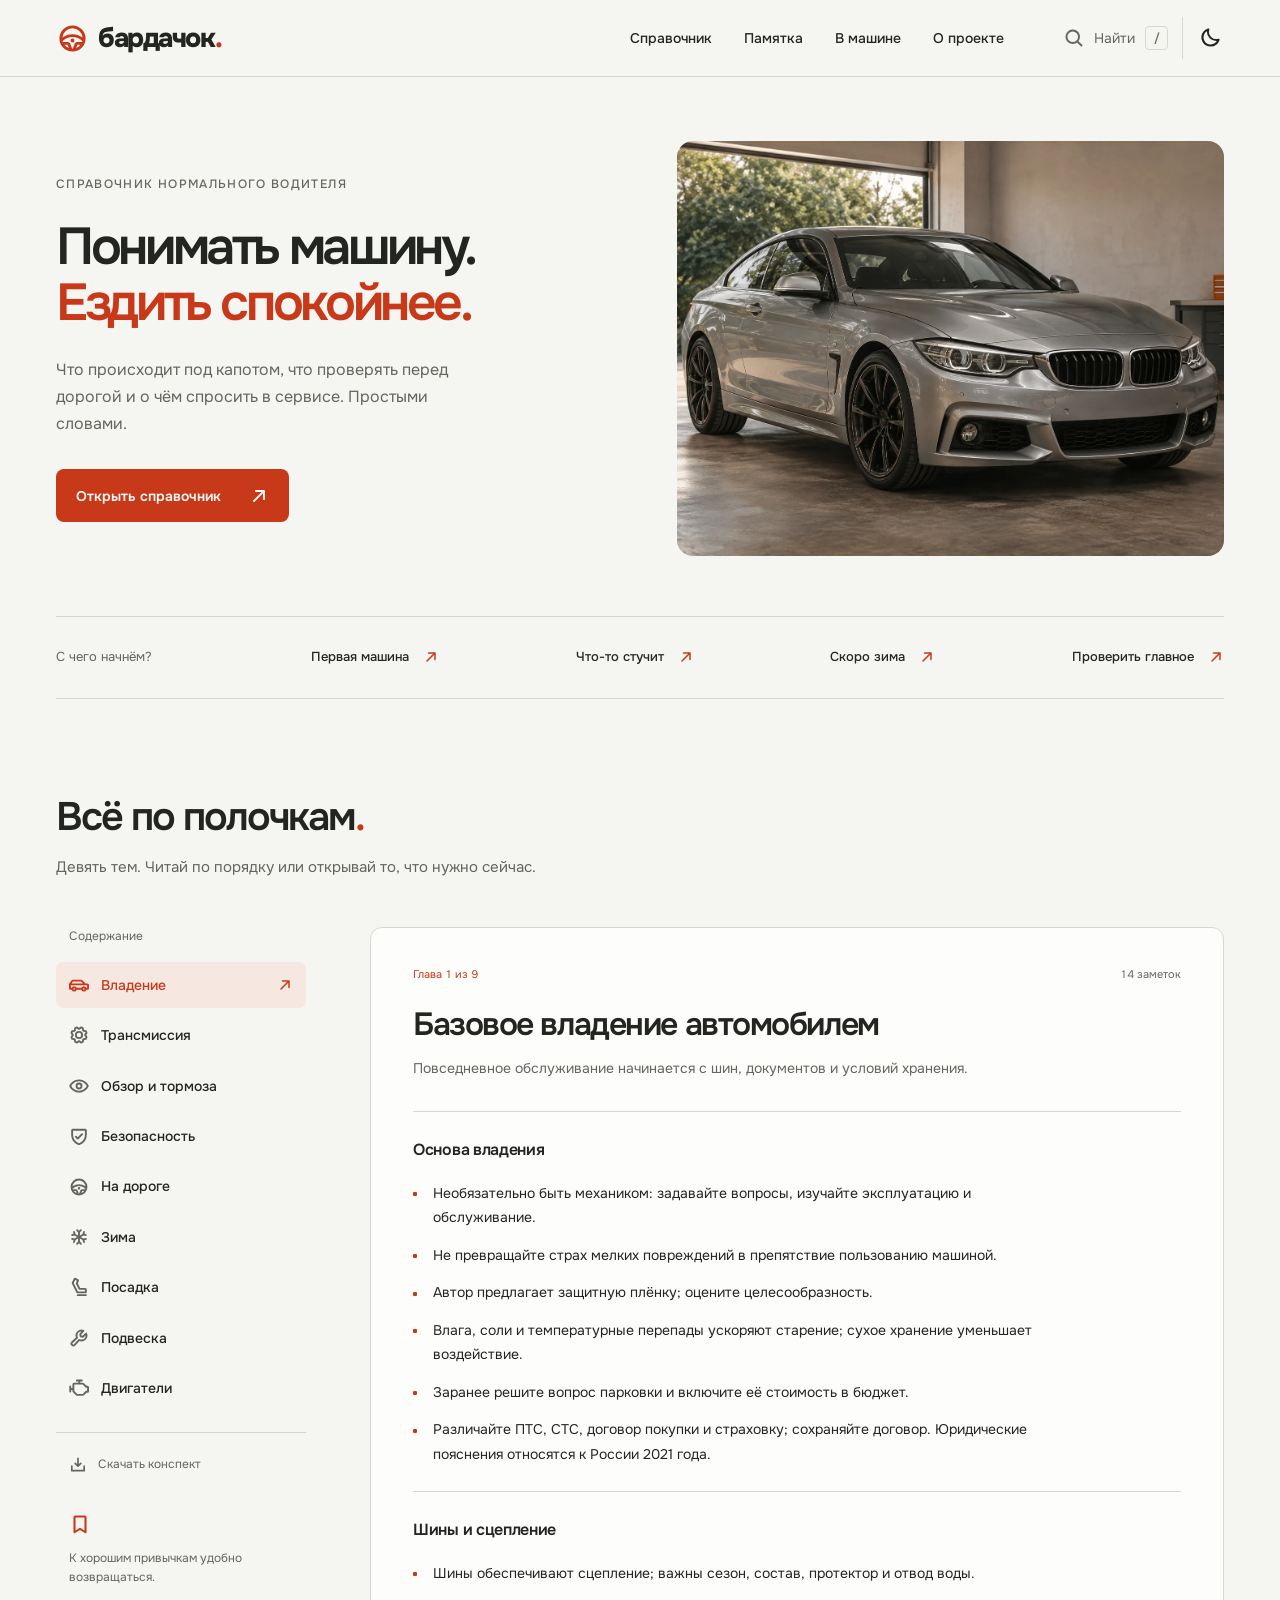
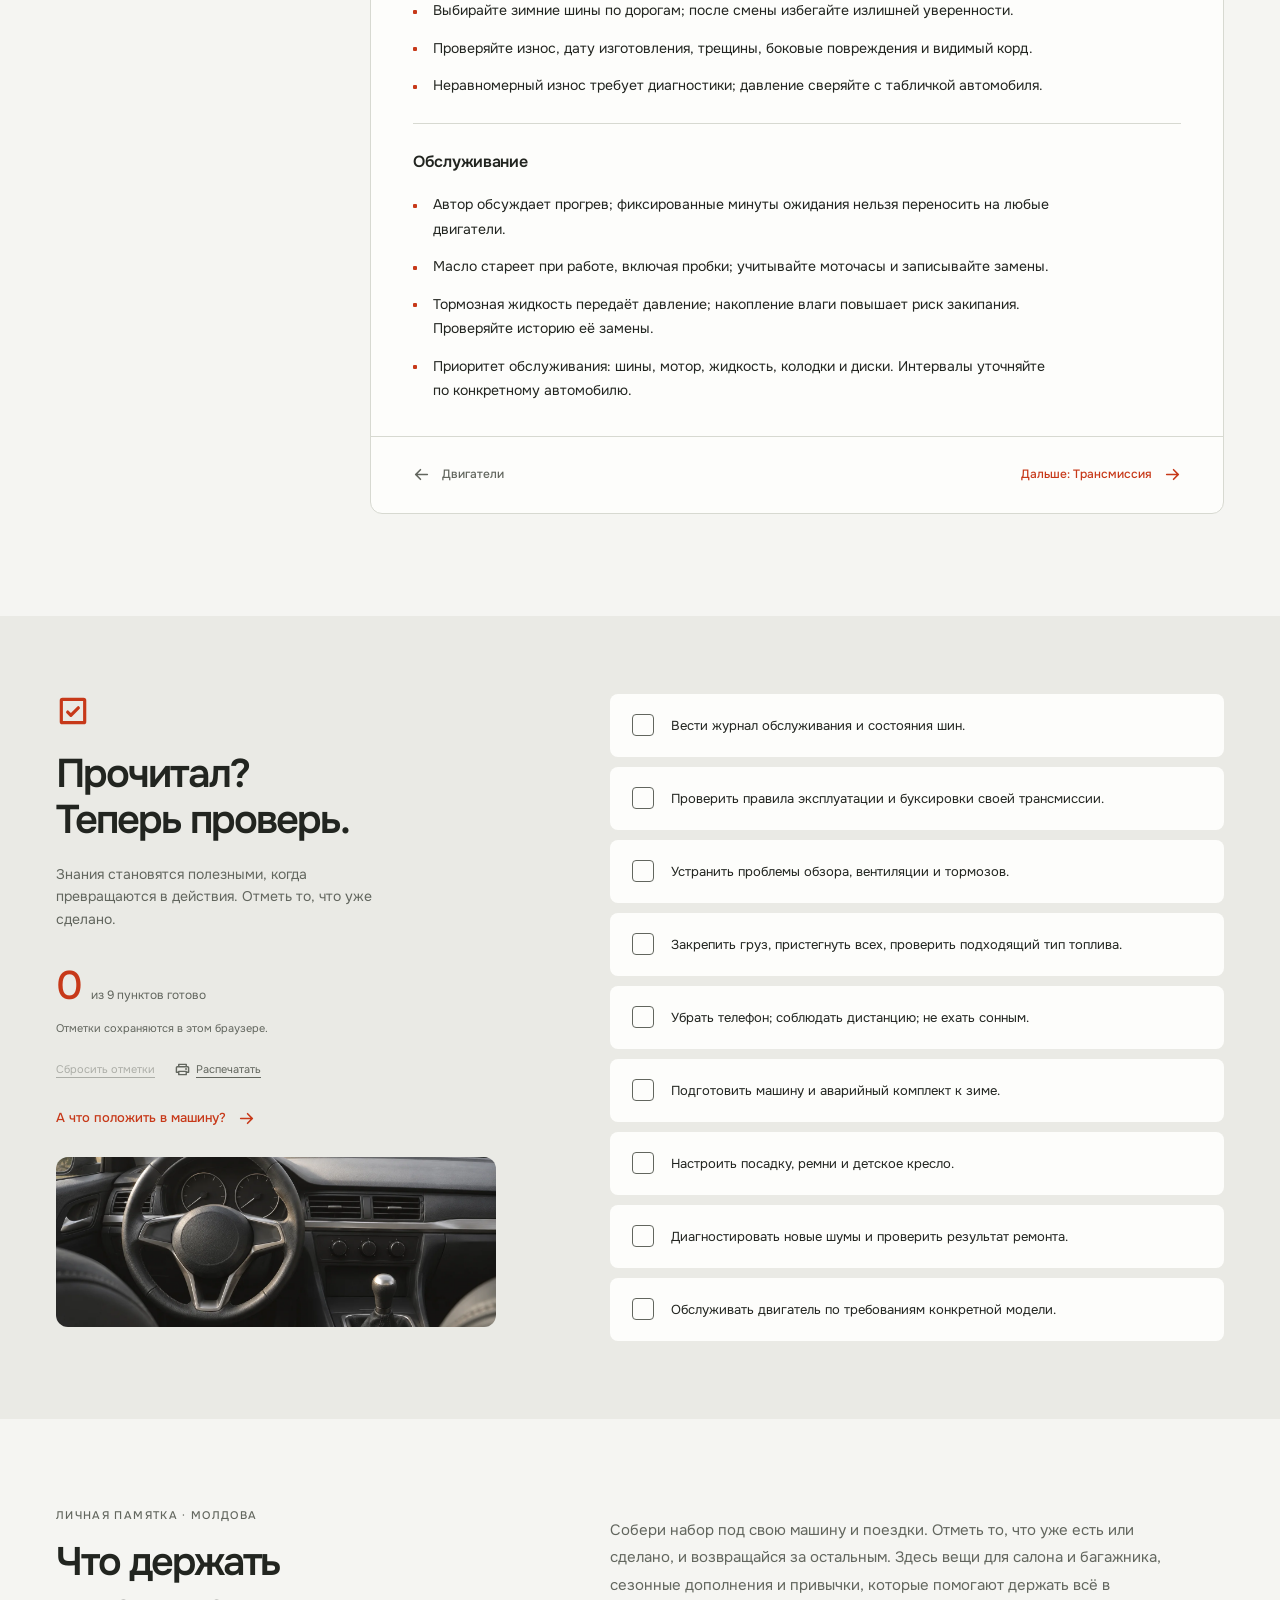
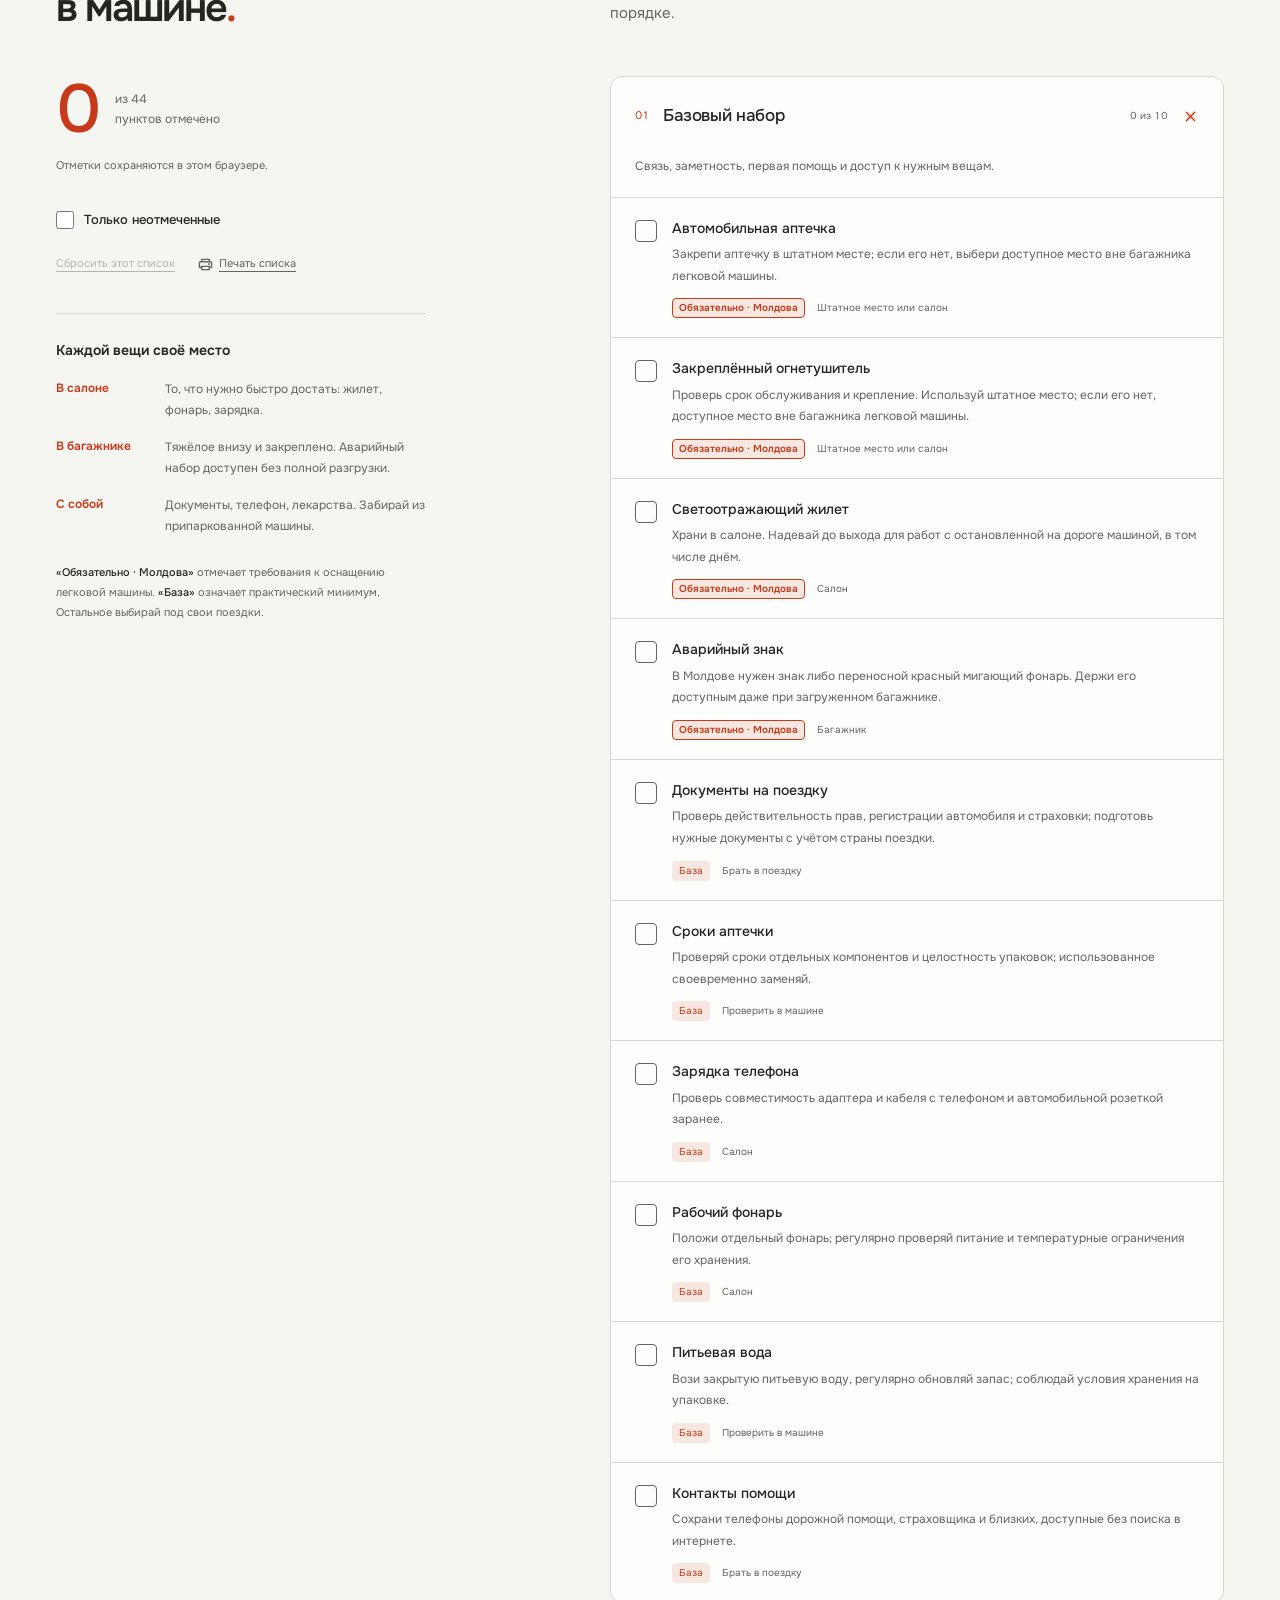
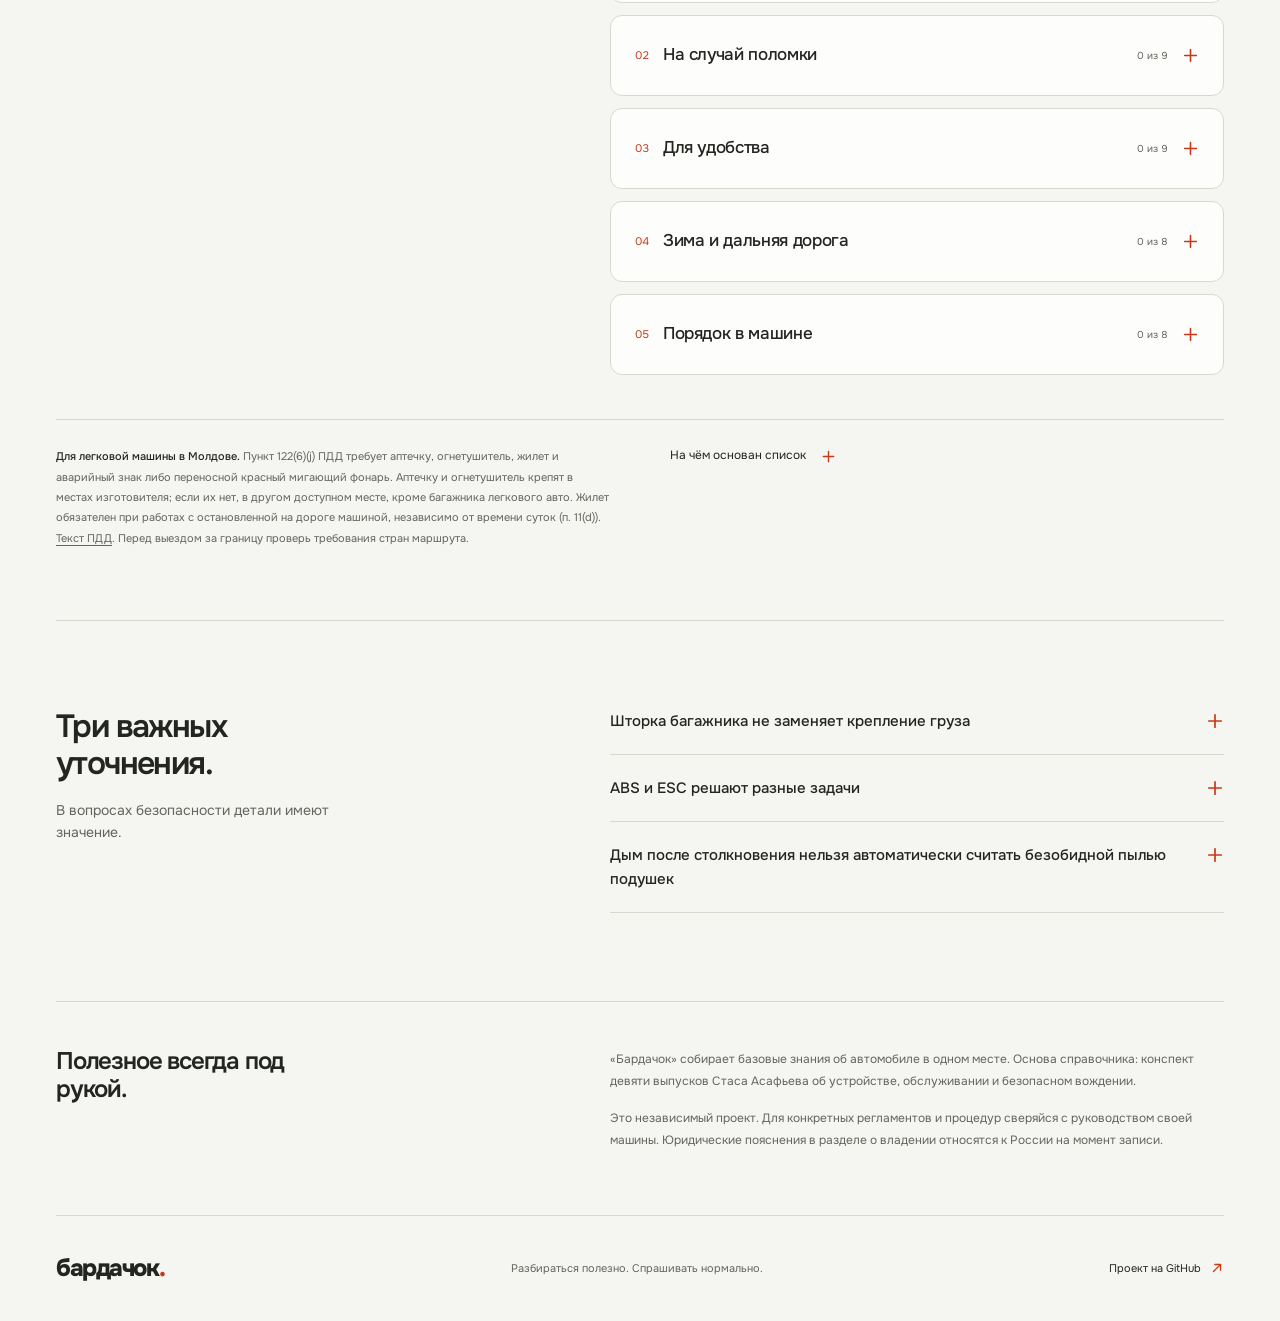
<file: index.html>
<!doctype html>
<html lang="ru">
<head>
  <meta charset="utf-8">
  <meta name="viewport" content="width=device-width,initial-scale=1">
  <meta name="color-scheme" content="light dark">
  <meta name="theme-color" content="#f5f5f2">
  <title>Бардачок • Понимать машину. Ездить спокойнее.</title>
  <meta name="description" content="Понятный справочник об автомобиле: устройство, обслуживание, зимнее вождение и безопасность. Девять тем, 121 заметка и личная памятка проверок.">
  <meta property="og:title" content="Бардачок. Полезное о машине всегда под рукой.">
  <meta property="og:description" content="От первой машины до устройства двигателя. Понятный справочник с поиском и памяткой проверок.">
  <meta property="og:type" content="website">
  <meta property="og:locale" content="ru_RU">
  <meta property="og:url" content="https://lonagi.github.io/bardachok/">
  <meta property="og:image" content="https://lonagi.github.io/bardachok/assets/hero.webp">
  <meta name="twitter:card" content="summary_large_image">
  <link rel="canonical" href="https://lonagi.github.io/bardachok/">
  <link rel="icon" href="favicon.svg" type="image/svg+xml">
  <link rel="stylesheet" href="assets/fonts/fonts.css">
  <link rel="stylesheet" href="style.css">
  <link rel="preload" as="image" href="assets/hero.webp" fetchpriority="high">
  <script>
    try { const choice = localStorage.getItem('bardachok-theme'); document.documentElement.dataset.theme = choice || (matchMedia('(prefers-color-scheme: dark)').matches ? 'dark' : 'light'); } catch (_) {}
  </script>
  <script src="content.js" defer></script>
  <script src="app.js" defer></script>
</head>
<body>
  <a class="skip-link" href="#guide">Перейти к справочнику</a>
  <header class="site-header">
    <div class="header-inner wrap">
      <a class="brand" href="#top" aria-label="Бардачок, в начало">
        <span class="brand-mark" aria-hidden="true"><span class="icon" style="--icon:url(assets/icons/steering-wheel.svg)"></span></span>
        <span>бардачок<span class="brand-period">.</span></span>
      </a>
      <nav class="main-nav" aria-label="Главная навигация">
        <a href="#guide">Справочник</a>
        <a href="#checklist">Памятка</a>
        <a href="#car-kit">В машине</a>
        <a href="#about">О проекте</a>
      </nav>
      <div class="header-actions">
        <button class="search-trigger" type="button" data-open-search aria-label="Поиск по справочнику" aria-haspopup="dialog" aria-controls="search-dialog">
          <span class="icon" style="--icon:url(assets/icons/magnifying-glass.svg)" aria-hidden="true"></span><span class="search-label">Найти</span><kbd>/</kbd>
        </button>
        <button class="icon-button theme-button" type="button" aria-label="Включить тёмную тему" title="Переключить тему">
          <span class="icon theme-moon" style="--icon:url(assets/icons/moon.svg)" aria-hidden="true"></span>
          <span class="icon theme-sun" style="--icon:url(assets/icons/sun.svg)" aria-hidden="true"></span>
        </button>
      </div>
    </div>
  </header>

  <main id="top">
    <section class="hero wrap" aria-labelledby="hero-title">
      <div class="hero-copy">
        <p class="eyebrow">Справочник нормального водителя</p>
        <h1 id="hero-title">Понимать машину. <span>Ездить спокойнее.</span></h1>
        <p class="hero-description">Что происходит под капотом, что проверять перед дорогой и о чём спросить в сервисе. Простыми словами.</p>
        <a class="button button-primary" href="#guide">Открыть справочник<span class="icon" style="--icon:url(assets/icons/arrow-up-right.svg)" aria-hidden="true"></span></a>
      </div>
      <figure class="hero-visual">
        <img src="assets/hero.webp" alt="Серебристое купе в светлом автомобильном гараже" width="1536" height="1024" fetchpriority="high">
      </figure>
    </section>

    <div class="quick-start wrap" aria-label="Быстрый переход к ситуации">
      <p>С чего начнём?</p>
      <a href="#ownership" data-chapter="ownership">Первая машина<span class="icon" style="--icon:url(assets/icons/arrow-up-right.svg)" aria-hidden="true"></span></a>
      <a href="#suspension" data-chapter="suspension">Что-то стучит<span class="icon" style="--icon:url(assets/icons/arrow-up-right.svg)" aria-hidden="true"></span></a>
      <a href="#winter" data-chapter="winter">Скоро зима<span class="icon" style="--icon:url(assets/icons/arrow-up-right.svg)" aria-hidden="true"></span></a>
      <a href="#checklist">Проверить главное<span class="icon" style="--icon:url(assets/icons/arrow-up-right.svg)" aria-hidden="true"></span></a>
    </div>

    <section class="guide-section wrap" id="guide" aria-labelledby="guide-title">
      <div class="section-intro">
        <h2 id="guide-title">Всё по полочкам<span class="accent">.</span></h2>
        <p>Девять тем. Читай по порядку или открывай то, что нужно сейчас.</p>
      </div>
      <div class="guide-layout">
        <aside class="contents" aria-label="Содержание справочника">
          <div class="contents-inner">
            <span class="contents-label">Содержание</span>
            <nav class="chapter-navigation" aria-label="Темы"><a class="chapter-link" data-chapter="ownership" href="#ownership">
      <span class="icon " aria-hidden="true" style="--icon:url(assets/icons/car-profile.svg)"></span><span>Владение</span><span class="icon chapter-link-arrow" aria-hidden="true" style="--icon:url(assets/icons/arrow-up-right.svg)"></span>
    </a>
<a class="chapter-link" data-chapter="transmission" href="#transmission">
      <span class="icon " aria-hidden="true" style="--icon:url(assets/icons/gear.svg)"></span><span>Трансмиссия</span><span class="icon chapter-link-arrow" aria-hidden="true" style="--icon:url(assets/icons/arrow-up-right.svg)"></span>
    </a>
<a class="chapter-link" data-chapter="visibility" href="#visibility">
      <span class="icon " aria-hidden="true" style="--icon:url(assets/icons/eye.svg)"></span><span>Обзор и тормоза</span><span class="icon chapter-link-arrow" aria-hidden="true" style="--icon:url(assets/icons/arrow-up-right.svg)"></span>
    </a>
<a class="chapter-link" data-chapter="safety" href="#safety">
      <span class="icon " aria-hidden="true" style="--icon:url(assets/icons/shield-check.svg)"></span><span>Безопасность</span><span class="icon chapter-link-arrow" aria-hidden="true" style="--icon:url(assets/icons/arrow-up-right.svg)"></span>
    </a>
<a class="chapter-link" data-chapter="driving" href="#driving">
      <span class="icon " aria-hidden="true" style="--icon:url(assets/icons/steering-wheel.svg)"></span><span>На дороге</span><span class="icon chapter-link-arrow" aria-hidden="true" style="--icon:url(assets/icons/arrow-up-right.svg)"></span>
    </a>
<a class="chapter-link" data-chapter="winter" href="#winter">
      <span class="icon " aria-hidden="true" style="--icon:url(assets/icons/snowflake.svg)"></span><span>Зима</span><span class="icon chapter-link-arrow" aria-hidden="true" style="--icon:url(assets/icons/arrow-up-right.svg)"></span>
    </a>
<a class="chapter-link" data-chapter="position" href="#position">
      <span class="icon " aria-hidden="true" style="--icon:url(assets/icons/seat.svg)"></span><span>Посадка</span><span class="icon chapter-link-arrow" aria-hidden="true" style="--icon:url(assets/icons/arrow-up-right.svg)"></span>
    </a>
<a class="chapter-link" data-chapter="suspension" href="#suspension">
      <span class="icon " aria-hidden="true" style="--icon:url(assets/icons/wrench.svg)"></span><span>Подвеска</span><span class="icon chapter-link-arrow" aria-hidden="true" style="--icon:url(assets/icons/arrow-up-right.svg)"></span>
    </a>
<a class="chapter-link" data-chapter="engines" href="#engines">
      <span class="icon " aria-hidden="true" style="--icon:url(assets/icons/engine.svg)"></span><span>Двигатели</span><span class="icon chapter-link-arrow" aria-hidden="true" style="--icon:url(assets/icons/arrow-up-right.svg)"></span>
    </a></nav>
            <a class="download-link" href="guide.md" download="Бардачок-конспект.md"><span class="icon" style="--icon:url(assets/icons/download-simple.svg)" aria-hidden="true"></span>Скачать конспект</a>
            <div class="sidebar-note"><span class="icon" style="--icon:url(assets/icons/bookmark-simple.svg)" aria-hidden="true"></span><p>К хорошим привычкам удобно возвращаться.</p></div>
          </div>
        </aside>
        <div class="reader">
          <div class="mobile-chapter-picker">
            <label for="chapter-select">Выбрать тему</label>
            <div class="select-wrapper"><select id="chapter-select"><option value="ownership">1. Владение</option><option value="transmission">2. Трансмиссия</option><option value="visibility">3. Обзор и тормоза</option><option value="safety">4. Безопасность</option><option value="driving">5. На дороге</option><option value="winter">6. Зима</option><option value="position">7. Посадка</option><option value="suspension">8. Подвеска</option><option value="engines">9. Двигатели</option></select><span class="icon" style="--icon:url(assets/icons/caret-down.svg)" aria-hidden="true"></span></div>
          </div>
          <div id="chapters"><article class="chapter" id="ownership" aria-labelledby="title-ownership">
      <header class="chapter-heading">
        <div class="chapter-meta"><span>Глава 1 из 9</span><span>14 заметок</span></div>
        <h3 id="title-ownership" tabindex="-1">Базовое владение автомобилем</h3>
        <p>Повседневное обслуживание начинается с шин, документов и условий хранения.</p>
      </header>
      <section class="note-group"><h4>Основа владения</h4><ul><li id="ownership-01" class="note"><p>Необязательно быть механиком: задавайте вопросы, изучайте эксплуатацию и обслуживание.</p></li>
<li id="ownership-02" class="note"><p>Не превращайте страх мелких повреждений в препятствие пользованию машиной.</p></li>
<li id="ownership-03" class="note"><p>Автор предлагает защитную плёнку; оцените целесообразность.</p></li>
<li id="ownership-04" class="note"><p>Влага, соли и температурные перепады ускоряют старение; сухое хранение уменьшает воздействие.</p></li>
<li id="ownership-05" class="note"><p>Заранее решите вопрос парковки и включите её стоимость в бюджет.</p></li>
<li id="ownership-06" class="note"><p>Различайте ПТС, СТС, договор покупки и страховку; сохраняйте договор. Юридические пояснения относятся к России 2021 года.</p></li></ul></section><section class="note-group"><h4>Шины и сцепление</h4><ul><li id="ownership-07" class="note"><p>Шины обеспечивают сцепление; важны сезон, состав, протектор и отвод воды.</p></li>
<li id="ownership-08" class="note"><p>Выбирайте зимние шины по дорогам; после смены избегайте излишней уверенности.</p></li>
<li id="ownership-09" class="note"><p>Проверяйте износ, дату изготовления, трещины, боковые повреждения и видимый корд.</p></li>
<li id="ownership-10" class="note"><p>Неравномерный износ требует диагностики; давление сверяйте с табличкой автомобиля.</p></li></ul></section><section class="note-group"><h4>Обслуживание</h4><ul><li id="ownership-11" class="note"><p>Автор обсуждает прогрев; фиксированные минуты ожидания нельзя переносить на любые двигатели.</p></li>
<li id="ownership-12" class="note"><p>Масло стареет при работе, включая пробки; учитывайте моточасы и записывайте замены.</p></li>
<li id="ownership-13" class="note"><p>Тормозная жидкость передаёт давление; накопление влаги повышает риск закипания. Проверяйте историю её замены.</p></li>
<li id="ownership-14" class="note"><p>Приоритет обслуживания: шины, мотор, жидкость, колодки и диски. Интервалы уточняйте по конкретному автомобилю.</p></li></ul></section>
      <nav class="chapter-pager" aria-label="Навигация между главами">
        <a href="#engines" data-chapter="engines" class="previous-chapter" aria-label="Предыдущая глава: Двигатели"><span class="icon " aria-hidden="true" style="--icon:url(assets/icons/arrow-left.svg)"></span><span class="previous-label">Двигатели</span></a>
        <a href="#transmission" data-chapter="transmission" class="next-chapter"><span>Дальше: Трансмиссия</span><span class="icon " aria-hidden="true" style="--icon:url(assets/icons/arrow-right.svg)"></span></a>
      </nav>
    </article>
<article class="chapter" id="transmission" aria-labelledby="title-transmission">
      <header class="chapter-heading">
        <div class="chapter-meta"><span>Глава 2 из 9</span><span>13 заметок</span></div>
        <h3 id="title-transmission" tabindex="-1">Коробка передач и сцепление</h3>
        <p>Как передачи и сцепление работают при движении и остановке.</p>
      </header>
      <section class="note-group"><h4>Как устроено</h4><ul><li id="transmission-01" class="note"><p>Передачи согласуют двигатель с колёсами: низкие: для трогания, высокие: для скорости.</p></li>
<li id="transmission-02" class="note"><p>Сцепление разъединяет двигатель и трансмиссию для остановки с работающим мотором.</p></li>
<li id="transmission-03" class="note"><p>В механике передачи выбирает водитель; в автоматических трансмиссиях: автомобиль.</p></li>
<li id="transmission-04" class="note"><p>Сцепление передаёт момент трением; плавное отпускание педали постепенно уравнивает скорости вращения деталей.</p></li>
<li id="transmission-13" class="note"><p>Гидротрансформатор передаёт момент через жидкость; задняя передача разворачивает вращение выходного звена, а не двигателя.</p></li></ul></section><section class="note-group"><h4>Повседневная работа</h4><ul><li id="transmission-05" class="note"><p>Резкое отпускание создаёт рывки и ударные нагрузки: сцепление нужно отпускать контролируемо.</p></li>
<li id="transmission-06" class="note"><p>Пробуксовка перегревает сцепление; рост оборотов без разгона: повод для диагностики.</p></li>
<li id="transmission-07" class="note"><p>Автор советует при длительном ожидании выбирать нейтраль, отпуская сцепление; объясняет нагрузку на выжимной подшипник.</p></li>
<li id="transmission-08" class="note"><p>Автор не рекомендует постоянно переключать автомат D/N на светофорах; учитывать руководство конкретного автомобиля.</p></li>
<li id="transmission-09" class="note"><p>На передаче с отпущенным газом подача топлива может прекращаться; нейтраль не гарантирует экономии.</p></li></ul></section><section class="note-group"><h4>Особые ситуации</h4><ul><li id="transmission-10" class="note"><p>Разбирается торможение двигателем и согласование понижений; технику отрабатывать с инструктором.</p></li>
<li id="transmission-11" class="note"><p>Смазка и буксировка автоматов: проверить ограничения производителя; при неизвестных условиях выбрать эвакуатор.</p></li>
<li id="transmission-12" class="note"><p>Обсуждаются защиты от ошибочного включения заднего хода; проверять их экспериментом нельзя.</p></li></ul></section>
      <nav class="chapter-pager" aria-label="Навигация между главами">
        <a href="#ownership" data-chapter="ownership" class="previous-chapter" aria-label="Предыдущая глава: Владение"><span class="icon " aria-hidden="true" style="--icon:url(assets/icons/arrow-left.svg)"></span><span class="previous-label">Владение</span></a>
        <a href="#visibility" data-chapter="visibility" class="next-chapter"><span>Дальше: Обзор и тормоза</span><span class="icon " aria-hidden="true" style="--icon:url(assets/icons/arrow-right.svg)"></span></a>
      </nav>
    </article>
<article class="chapter" id="visibility" aria-labelledby="title-visibility">
      <header class="chapter-heading">
        <div class="chapter-meta"><span>Глава 3 из 9</span><span>13 заметок</span></div>
        <h3 id="title-visibility" tabindex="-1">Вентиляция, дворники и тормоза</h3>
        <p>Что проверить при запотевании, плохой очистке стекла и шуме.</p>
      </header>
      <section class="note-group"><h4>Салон и состояние машины</h4><ul><li id="visibility-01" class="note"><p>Запотевание возникает, когда влага из воздуха конденсируется на холодном стекле.</p></li>
<li id="visibility-02" class="note"><p>Вентиляции нужны приток и выход воздуха. При духоте сзади проверить выпускные отверстия и клапаны кузова.</p></li>
<li id="visibility-03" class="note"><p>Загрязнённый салонный фильтр уменьшает поток; обслуживать фильтр, кондиционер и вентиляцию. Запах сырости требует поиска причины.</p></li>
<li id="visibility-04" class="note"><p>Кондиционер осушает воздух и помогает убрать запотевание; конденсат под работающей системой объясняется этим процессом.</p></li>
<li id="visibility-05" class="note"><p>Для первой машины автор предпочитает умеренную цену, исправность, проверенную историю.</p></li></ul></section><section class="note-group"><h4>Стекло и дворники</h4><ul><li id="visibility-06" class="note"><p>Щётке нужны подходящая геометрия, целая резинка и равномерный прижим.</p></li>
<li id="visibility-07" class="note"><p>Песок, сколы и трещины повреждают стекло и ускоряют износ щёток.</p></li>
<li id="visibility-08" class="note"><p>Если новые дворники не помогают, проверить стекло, поводки и прижимные пружины.</p></li></ul></section><section class="note-group"><h4>Тормоза и помощники</h4><ul><li id="visibility-09" class="note"><p>Суппорт прижимает колодки к диску; энергия движения превращается в тепло, фрикционный материал изнашивается.</p></li>
<li id="visibility-10" class="note"><p>Постоянный шум требует диагностики. При скрежете либо ухудшении торможения безопасно остановиться и организовать проверку.</p></li>
<li id="visibility-11" class="note"><p>ABS препятствует блокировке колёс, сохраняя возможность управлять при торможении.</p></li>
<li id="visibility-12" class="note"><p>Электроника не компенсирует неподходящую скорость, плохие шины и недостаточную дистанцию.</p></li>
<li id="visibility-13" class="note"><p>Не отключать штатные системы безопасности извлечением предохранителей или переделками.</p></li></ul></section>
      <nav class="chapter-pager" aria-label="Навигация между главами">
        <a href="#transmission" data-chapter="transmission" class="previous-chapter" aria-label="Предыдущая глава: Трансмиссия"><span class="icon " aria-hidden="true" style="--icon:url(assets/icons/arrow-left.svg)"></span><span class="previous-label">Трансмиссия</span></a>
        <a href="#safety" data-chapter="safety" class="next-chapter"><span>Дальше: Безопасность</span><span class="icon " aria-hidden="true" style="--icon:url(assets/icons/arrow-right.svg)"></span></a>
      </nav>
    </article>
<article class="chapter" id="safety" aria-labelledby="title-safety">
      <header class="chapter-heading">
        <div class="chapter-meta"><span>Глава 4 из 9</span><span>13 заметок</span></div>
        <h3 id="title-safety" tabindex="-1">Безопасность и топливо</h3>
        <p>Ремни, груз, электронные помощники, действия после столкновения и топливо.</p>
      </header>
      <section class="note-group"><h4>До поездки</h4><ul><li id="safety-01" class="note"><p>При столкновении движется и тело человека; ремни и подушки уменьшают последствия резкой остановки.</p></li>
<li id="safety-02" class="note"><p>Объёмная одежда мешает плотному прилеганию ремня; особенно внимательно проверяйте фиксацию детей.</p></li>
<li id="safety-03" class="note"><p>Летящие вещи опасны; багажная шторка не заменяет креплений.</p></li>
<li id="safety-08" class="note"><p>Закрепляйте багаж и предметы; используйте предусмотренные крепления.</p></li>
<li id="safety-09" class="note"><p>ABS препятствует блокировке колёс; ESP помогает стабилизации, регулируя тягу и тормозя отдельные колёса.</p></li>
<li id="safety-10" class="note"><p>Постоянная индикация неисправности ABS/ESP требует диагностики; электронные помощники не устраняют предел сцепления.</p></li>
<li id="safety-11" class="note"><p>На скользком покрытии избегайте резких действий, снижайте скорость заранее.</p></li></ul></section><section class="note-group"><h4>После столкновения</h4><ul><li id="safety-04" class="note"><p>После ДТП оцените состояние и угрозы; паническое выбегание опасно.</p></li>
<li id="safety-05" class="note"><p>Взвесь после раскрытия подушек возможна; считать дым безопасным нельзя.</p></li>
<li id="safety-06" class="note"><p>При перевороте отстёгивание без опоры может привести к падению на голову.</p></li>
<li id="safety-07" class="note"><p>Помните о повторном столкновении; выбирайте безопасное место вне потока.</p></li></ul></section><section class="note-group"><h4>На заправке</h4><ul><li id="safety-12" class="note"><p>Октановое число связано с сопротивлением детонации; бензиновое и дизельное топливо рассчитаны на разные двигатели. Соблюдайте требования машины; учитывайте сезонность дизтоплива.</p></li>
<li id="safety-13" class="note"><p>Перепутали бензин и дизель: прекратите заправку, не запускайте двигатель, не включайте зажигание; обращайтесь за эвакуацией и обслуживанием.</p></li></ul></section>
      <nav class="chapter-pager" aria-label="Навигация между главами">
        <a href="#visibility" data-chapter="visibility" class="previous-chapter" aria-label="Предыдущая глава: Обзор и тормоза"><span class="icon " aria-hidden="true" style="--icon:url(assets/icons/arrow-left.svg)"></span><span class="previous-label">Обзор и тормоза</span></a>
        <a href="#driving" data-chapter="driving" class="next-chapter"><span>Дальше: На дороге</span><span class="icon " aria-hidden="true" style="--icon:url(assets/icons/arrow-right.svg)"></span></a>
      </nav>
    </article>
<article class="chapter" id="driving" aria-labelledby="title-driving">
      <header class="chapter-heading">
        <div class="chapter-meta"><span>Глава 5 из 9</span><span>14 заметок</span></div>
        <h3 id="title-driving" tabindex="-1">Как снизить риск ДТП</h3>
        <p>Подготовка автомобиля, внимание и запас пространства помогают снижать риски.</p>
      </header>
      <section class="note-group"><h4>Подготовить машину и навыки</h4><ul><li id="driving-02" class="note"><p>Проверять колодки, диски, стояночный тормоз; устранять неисправности, выбирать качественные детали.</p></li>
<li id="driving-03" class="note"><p>Шины: сезонность, протектор, вздутия, трещины; давление: по табличке автомобиля.</p></li>
<li id="driving-04" class="note"><p>Проверять свет, коррозию конструкций, ошибки ABS/ESP; восстанавливать обзор, менять щётки, возить омыватель.</p></li>
<li id="driving-05" class="note"><p>Торможение, руление, посадку и экстренные манёвры отрабатывать с инструктором.</p></li></ul></section><section class="note-group"><h4>Сохранять внимание</h4><ul><li id="driving-01" class="note"><p>Правота не защищает от чужой ошибки; снижать риски.</p></li>
<li id="driving-06" class="note"><p>Соблюдать ПДД; убрать телефон, общаться после безопасной остановки.</p></li>
<li id="driving-07" class="note"><p>При сильных эмоциях или сонливости: остановиться и восстановиться.</p></li>
<li id="driving-13" class="note"><p>Предвидеть ошибки; уступать агрессивным, сообщать о предполагаемом пьяном водителе, осторожно пересекать перекрёстки.</p></li>
<li id="driving-14" class="note"><p>Рано замечать торможение впереди; не провоцировать и не «воспитывать» других водителей.</p></li></ul></section><section class="note-group"><h4>Оставлять запас</h4><ul><li id="driving-08" class="note"><p>Ориентир автора: три секунды при хороших условиях; в плохих увеличивать, после вклинивания восстанавливать запас.</p></li>
<li id="driving-09" class="note"><p>Заранее сигнализировать, перестраиваться последовательно; проверять слепые зоны и избегать чужих.</p></li>
<li id="driving-10" class="note"><p>Останавливаться вне потока; после происшествия учитывать риск повторного наезда, уходить в безопасность.</p></li>
<li id="driving-11" class="note"><p>Не обгонять при сомнениях, не объезжать по обочине; пропущенный съезд принять спокойно.</p></li>
<li id="driving-12" class="note"><p>В дождь/снег снижать скорость, увеличивать запас; помнить о скользкой разметке и невидимом льде.</p></li></ul></section>
      <nav class="chapter-pager" aria-label="Навигация между главами">
        <a href="#safety" data-chapter="safety" class="previous-chapter" aria-label="Предыдущая глава: Безопасность"><span class="icon " aria-hidden="true" style="--icon:url(assets/icons/arrow-left.svg)"></span><span class="previous-label">Безопасность</span></a>
        <a href="#winter" data-chapter="winter" class="next-chapter"><span>Дальше: Зима</span><span class="icon " aria-hidden="true" style="--icon:url(assets/icons/arrow-right.svg)"></span></a>
      </nav>
    </article>
<article class="chapter" id="winter" aria-labelledby="title-winter">
      <header class="chapter-heading">
        <div class="chapter-meta"><span>Глава 6 из 9</span><span>13 заметок</span></div>
        <h3 id="title-winter" tabindex="-1">Зимнее вождение</h3>
        <p>Меняющееся покрытие, холод и темнота требуют подготовки к поездке.</p>
      </header>
      <section class="note-group"><h4>На зимней дороге</h4><ul><li id="winter-01" class="note"><p>Задача водителя: безопасно довезти людей.</p></li>
<li id="winter-02" class="note"><p>Асфальт, снежная каша, укатанный снег и лёд сменяются: переоценивать сцепление.</p></li>
<li id="winter-03" class="note"><p>Проверить зимние шины: протектор, возраст, затвердевание и повреждения; изношенный комплект заменить.</p></li>
<li id="winter-04" class="note"><p>Выбор шипов или фрикционных шин зависит от маршрутов и климата. Не смешивать разные сезонные типы на осях.</p></li>
<li id="winter-05" class="note"><p>Разрешённая скорость не гарантирует безопасности: выбирать скорость по покрытию, видимости, управляемости.</p></li>
<li id="winter-13" class="note"><p>Развивать навыки зимнего управления на оборудованном полигоне с инструктором; обычный пробег не заменяет тренировок.</p></li></ul></section><section class="note-group"><h4>Техника к сезону</h4><ul><li id="winter-06" class="note"><p>Поломка зимой опасна холодом. Проверить подходящее по инструкции масло, охлаждающую жидкость и состояние патрубков.</p></li>
<li id="winter-07" class="note"><p>Устранить неисправности ABS и ESP; не игнорировать предупреждения.</p></li>
<li id="winter-08" class="note"><p>Учитывать грязные фары и плохо заметных пешеходов; проверить свет, поворотники, габариты и отражатели.</p></li></ul></section><section class="note-group"><h4>Салон и запас в дороге</h4><ul><li id="winter-09" class="note"><p>Пристёгиваться всем; объёмный пуховик мешает ремню плотно прилегать к телу.</p></li>
<li id="winter-10" class="note"><p>Обувь должна позволять чувствовать педали; подходящие закреплённые коврики не должны мешать их ходу.</p></li>
<li id="winter-11" class="note"><p>Возить запас незамерзайки, щётку, запасные дворники, запаску/насос; за город: тёплую одежду, одноразовые грелки.</p></li>
<li id="winter-12" class="note"><p>Иметь подходящий трос и лопату; заранее найти штатные крепления и буксировочную проушину.</p></li></ul></section>
      <nav class="chapter-pager" aria-label="Навигация между главами">
        <a href="#driving" data-chapter="driving" class="previous-chapter" aria-label="Предыдущая глава: На дороге"><span class="icon " aria-hidden="true" style="--icon:url(assets/icons/arrow-left.svg)"></span><span class="previous-label">На дороге</span></a>
        <a href="#position" data-chapter="position" class="next-chapter"><span>Дальше: Посадка</span><span class="icon " aria-hidden="true" style="--icon:url(assets/icons/arrow-right.svg)"></span></a>
      </nav>
    </article>
<article class="chapter" id="position" aria-labelledby="title-position">
      <header class="chapter-heading">
        <div class="chapter-meta"><span>Глава 7 из 9</span><span>14 заметок</span></div>
        <h3 id="title-position" tabindex="-1">Посадка и вопросы эксплуатации</h3>
        <p>Посадка, доступ к органам управления и привычки в автомобиле.</p>
      </header>
      <section class="note-group"><h4>Настроить посадку</h4><ul><li id="position-01" class="note"><p>Обеспечить доступность тормоза: сидеть ровно, без перекоса таза, свободно переносить ногу.</p></li>
<li id="position-02" class="note"><p>На припаркованной и зафиксированной машине проверить нажатие: нога согнута, таз неподвижен.</p></li>
<li id="position-03" class="note"><p>Левую ногу держать на площадке; после работы сцеплением возвращать туда.</p></li>
<li id="position-04" class="note"><p>Хват «9 и 3»; настроить руль и спинку, сохраняя опору плеч при повороте.</p></li>
<li id="position-05" class="note"><p>Автор рекомендует толкающее руление, взгляд в поворот; рука поверх руля опасна при раскрытии подушки.</p></li></ul></section><section class="note-group"><h4>Навыки и безопасность</h4><ul><li id="position-06" class="note"><p>Реакции на потерю сцепления отрабатывать на полигоне: чтение советов не создаёт навыка.</p></li>
<li id="position-07" class="note"><p>Результат одновременного нажатия педалей зависит от конструкции; не экспериментировать.</p></li>
<li id="position-08" class="note"><p>Укачивание автор объясняет конфликтом зрительных и вестибулярных сигналов; предлагает смотреть вдаль вместо экрана.</p></li>
<li id="position-09" class="note"><p>После аварии автор советует тренировки; при необходимости: психолога.</p></li>
<li id="position-10" class="note"><p>Рабочий тормоз замедляет автомобиль; стояночный удерживает припаркованную машину.</p></li>
<li id="position-11" class="note"><p>Детское кресло против хода нельзя размещать перед активной фронтальной подушкой; изучить инструкции автомобиля и кресла.</p></li>
<li id="position-12" class="note"><p>Отключение стабилизации обсуждается для освобождения застрявшей машины, не для обычной езды.</p></li></ul></section><section class="note-group"><h4>Заправка</h4><ul><li id="position-13" class="note"><p>Аккуратно вынимать пистолет; пролитое топливо удалять.</p></li>
<li id="position-14" class="note"><p>Отсечка подачи работает механически; после заправки и оплаты освобождать колонку.</p></li></ul></section>
      <nav class="chapter-pager" aria-label="Навигация между главами">
        <a href="#winter" data-chapter="winter" class="previous-chapter" aria-label="Предыдущая глава: Зима"><span class="icon " aria-hidden="true" style="--icon:url(assets/icons/arrow-left.svg)"></span><span class="previous-label">Зима</span></a>
        <a href="#suspension" data-chapter="suspension" class="next-chapter"><span>Дальше: Подвеска</span><span class="icon " aria-hidden="true" style="--icon:url(assets/icons/arrow-right.svg)"></span></a>
      </nav>
    </article>
<article class="chapter" id="suspension" aria-labelledby="title-suspension">
      <header class="chapter-heading">
        <div class="chapter-meta"><span>Глава 8 из 9</span><span>13 заметок</span></div>
        <h3 id="title-suspension" tabindex="-1">Подвеска, стуки и компоновка</h3>
        <p>Устройство подвески помогает понимать шумы и задачи диагностики машины.</p>
      </header>
      <section class="note-group"><h4>Как устроено</h4><ul><li id="suspension-02" class="note"><p>Подвеска смягчает дорожные воздействия; пружины воспринимают нагрузку и запасают энергию при сжатии.</p></li>
<li id="suspension-03" class="note"><p>Амортизаторы гасят колебания. Они согласованы с пружинами и конструкцией машины.</p></li>
<li id="suspension-05" class="note"><p>Рычаги направляют перемещение колеса относительно кузова.</p></li>
<li id="suspension-07" class="note"><p>Опоры двигателя ограничивают передачу вибраций кузову; их износ способен усиливать тряску.</p></li></ul></section><section class="note-group"><h4>Износ и диагностика</h4><ul><li id="suspension-01" class="note"><p>Источники шумов: подвеска, рулевое управление, двигатель, трансмиссия; звук сам по себе не диагноз.</p></li>
<li id="suspension-04" class="note"><p>Пружины могут просесть или сломаться; амортизаторы: потерять герметичность и эффективность.</p></li>
<li id="suspension-06" class="note"><p>Износ сайлентблоков и соединений подвески либо рулевого управления может вызывать люфты и стуки.</p></li>
<li id="suspension-08" class="note"><p>Новые стуки и вибрации требуют диагностики: неисправный элемент увеличивает нагрузки на соседние.</p></li>
<li id="suspension-09" class="note"><p>У старой или плохо восстановленной машины учитывайте состояние соединений и общий бюджет восстановления.</p></li>
<li id="suspension-10" class="note"><p>Автор предпочитает оригинальные детали; существенны соответствие характеристик и проверка причины оставшегося шума после ремонта.</p></li></ul></section><section class="note-group"><h4>Компоновка</h4><ul><li id="suspension-11" class="note"><p>Продольное и поперечное расположение двигателя определяют размещение трансмиссии, стоимость и занимаемое пространство.</p></li>
<li id="suspension-12" class="note"><p>Продольная схема обычно предоставляет больше места крупным агрегатам; это тенденция, не универсальное правило.</p></li>
<li id="suspension-13" class="note"><p>Управляемость зависит от всей конструкции. Важнее свойства конкретной машины, чем престиж компоновки.</p></li></ul></section>
      <nav class="chapter-pager" aria-label="Навигация между главами">
        <a href="#position" data-chapter="position" class="previous-chapter" aria-label="Предыдущая глава: Посадка"><span class="icon " aria-hidden="true" style="--icon:url(assets/icons/arrow-left.svg)"></span><span class="previous-label">Посадка</span></a>
        <a href="#engines" data-chapter="engines" class="next-chapter"><span>Дальше: Двигатели</span><span class="icon " aria-hidden="true" style="--icon:url(assets/icons/arrow-right.svg)"></span></a>
      </nav>
    </article>
<article class="chapter" id="engines" aria-labelledby="title-engines">
      <header class="chapter-heading">
        <div class="chapter-meta"><span>Глава 9 из 9</span><span>14 заметок</span></div>
        <h3 id="title-engines" tabindex="-1">Виды силовых установок</h3>
        <p>Разные силовые установки сочетают отдачу, расход и особенности обслуживания.</p>
      </header>
      <section class="note-group"><h4>Атмосферный двигатель и наддув</h4><ul><li id="engines-01" class="note"><p>Атмосферный ДВС: сгорание двигает поршни и коленвал; воздух поступает без принудительного наддува.</p></li>
<li id="engines-02" class="note"><p>Плюсы атмосферника, по автору: простота и обслуживание.</p></li>
<li id="engines-03" class="note"><p>Компромисс: меньшая мощность с литра.</p></li>
<li id="engines-04" class="note"><p>Развитие двигателей: увеличение отдачи топлива, уменьшение потерь.</p></li>
<li id="engines-05" class="note"><p>Механический компрессор нагнетает воздух, забирая энергию двигателя.</p></li>
<li id="engines-06" class="note"><p>Компрессор улучшает отдачу и отклик, но добавляет размеры, нагрузку, детали и потери на привод.</p></li>
<li id="engines-12" class="note"><p>Турбокомпрессор использует энергию выхлопа для наддува.</p></li>
<li id="engines-13" class="note"><p>Предпочтение турбомотора: оценка автора. Ресурс и стоимость проверяйте по конкретной модели.</p></li>
<li id="engines-14" class="note"><p>Для турбомотора особенно важны подходящие масло, топливо, охлаждение и обслуживание; интенсивный разгон повышает расход.</p></li></ul></section><section class="note-group"><h4>Дизель</h4><ul><li id="engines-07" class="note"><p>В дизеле топливо воспламеняется в воздухе, нагретом сильным сжатием.</p></li>
<li id="engines-08" class="note"><p>Обсуждаются экономичность и тяга дизеля, шум, вибрации, сложность современной топливной аппаратуры; важны топливо и квалифицированное обслуживание.</p></li></ul></section><section class="note-group"><h4>Электропривод и гибриды</h4><ul><li id="engines-09" class="note"><p>Электропривод эффективен, тих и мощен; учитывайте батарею, массу, запас хода и доступность зарядки.</p></li>
<li id="engines-10" class="note"><p>Параллельная схема допускает привод колёс от ДВС и электромотора; последовательная использует ДВС как источник электричества.</p></li>
<li id="engines-11" class="note"><p>Гибрид позволяет продолжать путь на топливе, объединяя два привода; оценивайте сложность обслуживания.</p></li></ul></section>
      <nav class="chapter-pager" aria-label="Навигация между главами">
        <a href="#suspension" data-chapter="suspension" class="previous-chapter" aria-label="Предыдущая глава: Подвеска"><span class="icon " aria-hidden="true" style="--icon:url(assets/icons/arrow-left.svg)"></span><span class="previous-label">Подвеска</span></a>
        <a href="#ownership" data-chapter="ownership" class="next-chapter"><span>Дальше: Владение</span><span class="icon " aria-hidden="true" style="--icon:url(assets/icons/arrow-right.svg)"></span></a>
      </nav>
    </article></div>
        </div>
      </div>
    </section>

    <section class="checklist-section" id="checklist" aria-labelledby="checklist-title">
      <div class="checklist-layout wrap">
        <div class="checklist-intro">
          <span class="checklist-symbol" aria-hidden="true"><span class="icon" style="--icon:url(assets/icons/check-square.svg)"></span></span>
          <h2 id="checklist-title">Прочитал?<br> Теперь проверь.</h2>
          <p>Знания становятся полезными, когда превращаются в действия. Отметь то, что уже сделано.</p>
          <div class="checklist-status" role="status" aria-live="polite"><strong id="check-count">0</strong><span>из 9 пунктов готово</span></div>
          <p class="storage-note">Отметки сохраняются в этом браузере.</p>
          <div class="checklist-controls"><button class="text-button" id="reset-checklist" type="button">Сбросить отметки</button><button class="text-button print-button" type="button"><span class="icon" style="--icon:url(assets/icons/printer.svg)" aria-hidden="true"></span>Распечатать</button></div>
          <a class="kit-jump" href="#car-kit">А что положить в машину?<span class="icon" style="--icon:url(assets/icons/arrow-right.svg)" aria-hidden="true"></span></a>
          <img class="cockpit-photo" src="assets/cockpit.webp" width="1536" height="1024" loading="lazy" alt="Кожаный руль и рычаг механической коробки передач">
        </div>
        <div class="checklist-items"><label class="check-item" for="check-check-ownership">
  <input type="checkbox" id="check-check-ownership" data-check="check-ownership">
  <span class="check-box" aria-hidden="true"><span class="icon " aria-hidden="true" style="--icon:url(assets/icons/check.svg)"></span></span>
  <span class="check-text">Вести журнал обслуживания и состояния шин.</span>
</label>
<label class="check-item" for="check-check-transmission">
  <input type="checkbox" id="check-check-transmission" data-check="check-transmission">
  <span class="check-box" aria-hidden="true"><span class="icon " aria-hidden="true" style="--icon:url(assets/icons/check.svg)"></span></span>
  <span class="check-text">Проверить правила эксплуатации и буксировки своей трансмиссии.</span>
</label>
<label class="check-item" for="check-check-visibility">
  <input type="checkbox" id="check-check-visibility" data-check="check-visibility">
  <span class="check-box" aria-hidden="true"><span class="icon " aria-hidden="true" style="--icon:url(assets/icons/check.svg)"></span></span>
  <span class="check-text">Устранить проблемы обзора, вентиляции и тормозов.</span>
</label>
<label class="check-item" for="check-check-safety">
  <input type="checkbox" id="check-check-safety" data-check="check-safety">
  <span class="check-box" aria-hidden="true"><span class="icon " aria-hidden="true" style="--icon:url(assets/icons/check.svg)"></span></span>
  <span class="check-text">Закрепить груз, пристегнуть всех, проверить подходящий тип топлива.</span>
</label>
<label class="check-item" for="check-check-driving">
  <input type="checkbox" id="check-check-driving" data-check="check-driving">
  <span class="check-box" aria-hidden="true"><span class="icon " aria-hidden="true" style="--icon:url(assets/icons/check.svg)"></span></span>
  <span class="check-text">Убрать телефон; соблюдать дистанцию; не ехать сонным.</span>
</label>
<label class="check-item" for="check-check-winter">
  <input type="checkbox" id="check-check-winter" data-check="check-winter">
  <span class="check-box" aria-hidden="true"><span class="icon " aria-hidden="true" style="--icon:url(assets/icons/check.svg)"></span></span>
  <span class="check-text">Подготовить машину и аварийный комплект к зиме.</span>
</label>
<label class="check-item" for="check-check-position">
  <input type="checkbox" id="check-check-position" data-check="check-position">
  <span class="check-box" aria-hidden="true"><span class="icon " aria-hidden="true" style="--icon:url(assets/icons/check.svg)"></span></span>
  <span class="check-text">Настроить посадку, ремни и детское кресло.</span>
</label>
<label class="check-item" for="check-check-suspension">
  <input type="checkbox" id="check-check-suspension" data-check="check-suspension">
  <span class="check-box" aria-hidden="true"><span class="icon " aria-hidden="true" style="--icon:url(assets/icons/check.svg)"></span></span>
  <span class="check-text">Диагностировать новые шумы и проверить результат ремонта.</span>
</label>
<label class="check-item" for="check-check-engines">
  <input type="checkbox" id="check-check-engines" data-check="check-engines">
  <span class="check-box" aria-hidden="true"><span class="icon " aria-hidden="true" style="--icon:url(assets/icons/check.svg)"></span></span>
  <span class="check-text">Обслуживать двигатель по требованиям конкретной модели.</span>
</label></div>
      </div>
    </section>

    <section class="car-kit-section wrap" id="car-kit" aria-labelledby="car-kit-title">
      <div class="kit-heading">
        <div><p class="eyebrow">Личная памятка · Молдова</p><h2 id="car-kit-title">Что держать<br> в машине<span class="accent">.</span></h2></div>
        <p>Собери набор под свою машину и поездки. Отметь то, что уже есть или сделано, и возвращайся за остальным. Здесь вещи для салона и багажника, сезонные дополнения и привычки, которые помогают держать всё в порядке.</p>
      </div>
      <div class="kit-layout">
        <aside class="kit-overview" aria-label="Как пользоваться памяткой">
          <div class="kit-progress" role="status" aria-live="polite"><strong id="kit-count">0</strong><span>из <span id="kit-total">44</span><br>пунктов отмечено</span></div>
          <p class="kit-storage-note">Отметки сохраняются в этом браузере.</p>
          <div class="kit-controls">
            <label class="kit-filter" for="kit-hide-done"><input id="kit-hide-done" type="checkbox"><span>Только неотмеченные</span></label>
            <div class="kit-actions"><button class="text-button" id="kit-reset" type="button">Сбросить этот список</button><button class="text-button" type="button" data-print-kit><span class="icon" style="--icon:url(assets/icons/printer.svg)" aria-hidden="true"></span>Печать списка</button></div>
          </div>
          <div class="kit-map">
            <p class="kit-map-title">Каждой вещи своё место</p>
            <dl><div><dt>В салоне</dt><dd>То, что нужно быстро достать: жилет, фонарь, зарядка.</dd></div><div><dt>В багажнике</dt><dd>Тяжёлое внизу и закреплено. Аварийный набор доступен без полной разгрузки.</dd></div><div><dt>С собой</dt><dd>Документы, телефон, лекарства. Забирай из припаркованной машины.</dd></div></dl>
          </div>
          <p class="kit-priority-note"><strong>«Обязательно · Молдова»</strong> отмечает требования к оснащению легковой машины. <strong>«База»</strong> означает практический минимум. Остальное выбирай под свои поездки.</p>
        </aside>
        <div class="kit-groups"><details class="kit-group" data-kit-group="essentials" open>
      <summary><span class="kit-group-number">01</span><span class="kit-group-name">Базовый набор</span><span data-kit-group-count>0 из 10</span><span class="icon " aria-hidden="true" style="--icon:url(assets/icons/plus.svg)"></span></summary>
      <div class="kit-group-body"><p class="kit-group-description">Связь, заметность, первая помощь и доступ к нужным вещам.</p><div class="kit-items"><label class="kit-item" id="kit-item-kit-first-aid" for="kit-check-kit-first-aid">
          <input type="checkbox" id="kit-check-kit-first-aid" value="kit-first-aid" data-kit-check>
          <span class="check-box" aria-hidden="true"><span class="icon " aria-hidden="true" style="--icon:url(assets/icons/check.svg)"></span></span>
          <span class="kit-item-copy"><span class="kit-item-title">Автомобильная аптечка</span><span class="kit-item-detail">Закрепи аптечку в штатном месте; если его нет, выбери доступное место вне багажника легковой машины.</span><span class="kit-item-meta"><span class="kit-priority kit-priority-required">Обязательно · Молдова</span><span>Штатное место или салон</span></span></span>
        </label><label class="kit-item" id="kit-item-kit-extinguisher" for="kit-check-kit-extinguisher">
          <input type="checkbox" id="kit-check-kit-extinguisher" value="kit-extinguisher" data-kit-check>
          <span class="check-box" aria-hidden="true"><span class="icon " aria-hidden="true" style="--icon:url(assets/icons/check.svg)"></span></span>
          <span class="kit-item-copy"><span class="kit-item-title">Закреплённый огнетушитель</span><span class="kit-item-detail">Проверь срок обслуживания и крепление. Используй штатное место; если его нет, доступное место вне багажника легковой машины.</span><span class="kit-item-meta"><span class="kit-priority kit-priority-required">Обязательно · Молдова</span><span>Штатное место или салон</span></span></span>
        </label><label class="kit-item" id="kit-item-kit-reflective-vest" for="kit-check-kit-reflective-vest">
          <input type="checkbox" id="kit-check-kit-reflective-vest" value="kit-reflective-vest" data-kit-check>
          <span class="check-box" aria-hidden="true"><span class="icon " aria-hidden="true" style="--icon:url(assets/icons/check.svg)"></span></span>
          <span class="kit-item-copy"><span class="kit-item-title">Светоотражающий жилет</span><span class="kit-item-detail">Храни в салоне. Надевай до выхода для работ с остановленной на дороге машиной, в том числе днём.</span><span class="kit-item-meta"><span class="kit-priority kit-priority-required">Обязательно · Молдова</span><span>Салон</span></span></span>
        </label><label class="kit-item" id="kit-item-kit-warning-triangle" for="kit-check-kit-warning-triangle">
          <input type="checkbox" id="kit-check-kit-warning-triangle" value="kit-warning-triangle" data-kit-check>
          <span class="check-box" aria-hidden="true"><span class="icon " aria-hidden="true" style="--icon:url(assets/icons/check.svg)"></span></span>
          <span class="kit-item-copy"><span class="kit-item-title">Аварийный знак</span><span class="kit-item-detail">В Молдове нужен знак либо переносной красный мигающий фонарь. Держи его доступным даже при загруженном багажнике.</span><span class="kit-item-meta"><span class="kit-priority kit-priority-required">Обязательно · Молдова</span><span>Багажник</span></span></span>
        </label><label class="kit-item" id="kit-item-kit-trip-documents" for="kit-check-kit-trip-documents">
          <input type="checkbox" id="kit-check-kit-trip-documents" value="kit-trip-documents" data-kit-check>
          <span class="check-box" aria-hidden="true"><span class="icon " aria-hidden="true" style="--icon:url(assets/icons/check.svg)"></span></span>
          <span class="kit-item-copy"><span class="kit-item-title">Документы на поездку</span><span class="kit-item-detail">Проверь действительность прав, регистрации автомобиля и страховки; подготовь нужные документы с учётом страны поездки.</span><span class="kit-item-meta"><span class="kit-priority kit-priority-essential">База</span><span>Брать в поездку</span></span></span>
        </label><label class="kit-item" id="kit-item-kit-first-aid-dates" for="kit-check-kit-first-aid-dates">
          <input type="checkbox" id="kit-check-kit-first-aid-dates" value="kit-first-aid-dates" data-kit-check>
          <span class="check-box" aria-hidden="true"><span class="icon " aria-hidden="true" style="--icon:url(assets/icons/check.svg)"></span></span>
          <span class="kit-item-copy"><span class="kit-item-title">Сроки аптечки</span><span class="kit-item-detail">Проверяй сроки отдельных компонентов и целостность упаковок; использованное своевременно заменяй.</span><span class="kit-item-meta"><span class="kit-priority kit-priority-essential">База</span><span>Проверить в машине</span></span></span>
        </label><label class="kit-item" id="kit-item-kit-phone-charger" for="kit-check-kit-phone-charger">
          <input type="checkbox" id="kit-check-kit-phone-charger" value="kit-phone-charger" data-kit-check>
          <span class="check-box" aria-hidden="true"><span class="icon " aria-hidden="true" style="--icon:url(assets/icons/check.svg)"></span></span>
          <span class="kit-item-copy"><span class="kit-item-title">Зарядка телефона</span><span class="kit-item-detail">Проверь совместимость адаптера и кабеля с телефоном и автомобильной розеткой заранее.</span><span class="kit-item-meta"><span class="kit-priority kit-priority-essential">База</span><span>Салон</span></span></span>
        </label><label class="kit-item" id="kit-item-kit-flashlight" for="kit-check-kit-flashlight">
          <input type="checkbox" id="kit-check-kit-flashlight" value="kit-flashlight" data-kit-check>
          <span class="check-box" aria-hidden="true"><span class="icon " aria-hidden="true" style="--icon:url(assets/icons/check.svg)"></span></span>
          <span class="kit-item-copy"><span class="kit-item-title">Рабочий фонарь</span><span class="kit-item-detail">Положи отдельный фонарь; регулярно проверяй питание и температурные ограничения его хранения.</span><span class="kit-item-meta"><span class="kit-priority kit-priority-essential">База</span><span>Салон</span></span></span>
        </label><label class="kit-item" id="kit-item-kit-drinking-water" for="kit-check-kit-drinking-water">
          <input type="checkbox" id="kit-check-kit-drinking-water" value="kit-drinking-water" data-kit-check>
          <span class="check-box" aria-hidden="true"><span class="icon " aria-hidden="true" style="--icon:url(assets/icons/check.svg)"></span></span>
          <span class="kit-item-copy"><span class="kit-item-title">Питьевая вода</span><span class="kit-item-detail">Вози закрытую питьевую воду, регулярно обновляй запас; соблюдай условия хранения на упаковке.</span><span class="kit-item-meta"><span class="kit-priority kit-priority-essential">База</span><span>Проверить в машине</span></span></span>
        </label><label class="kit-item" id="kit-item-kit-assistance-contacts" for="kit-check-kit-assistance-contacts">
          <input type="checkbox" id="kit-check-kit-assistance-contacts" value="kit-assistance-contacts" data-kit-check>
          <span class="check-box" aria-hidden="true"><span class="icon " aria-hidden="true" style="--icon:url(assets/icons/check.svg)"></span></span>
          <span class="kit-item-copy"><span class="kit-item-title">Контакты помощи</span><span class="kit-item-detail">Сохрани телефоны дорожной помощи, страховщика и близких, доступные без поиска в интернете.</span><span class="kit-item-meta"><span class="kit-priority kit-priority-essential">База</span><span>Брать в поездку</span></span></span>
        </label></div><p class="kit-group-empty" hidden>В этом разделе всё отмечено.</p></div>
    </details><details class="kit-group" data-kit-group="roadside" >
      <summary><span class="kit-group-number">02</span><span class="kit-group-name">На случай поломки</span><span data-kit-group-count>0 из 9</span><span class="icon " aria-hidden="true" style="--icon:url(assets/icons/plus.svg)"></span></summary>
      <div class="kit-group-body"><p class="kit-group-description">Комплект зависит от машины; ремонт требует безопасного места и навыков.</p><div class="kit-items"><label class="kit-item" id="kit-item-kit-spare-wheel" for="kit-check-kit-spare-wheel">
          <input type="checkbox" id="kit-check-kit-spare-wheel" value="kit-spare-wheel" data-kit-check>
          <span class="check-box" aria-hidden="true"><span class="icon " aria-hidden="true" style="--icon:url(assets/icons/check.svg)"></span></span>
          <span class="kit-item-copy"><span class="kit-item-title">Запасное колесо</span><span class="kit-item-detail">Если предусмотрена запаска, проверь её состояние и давление по руководству автомобиля.</span><span class="kit-item-meta"><span class="kit-priority kit-priority-recommended">Желательно</span><span>Багажник</span></span></span>
        </label><label class="kit-item" id="kit-item-kit-tyre-sealant" for="kit-check-kit-tyre-sealant">
          <input type="checkbox" id="kit-check-kit-tyre-sealant" value="kit-tyre-sealant" data-kit-check>
          <span class="check-box" aria-hidden="true"><span class="icon " aria-hidden="true" style="--icon:url(assets/icons/check.svg)"></span></span>
          <span class="kit-item-copy"><span class="kit-item-title">Комплект ремонта шин</span><span class="kit-item-detail">Если используется ремкомплект, проверь срок герметика; заранее прочитай ограничения и инструкцию.</span><span class="kit-item-meta"><span class="kit-priority kit-priority-recommended">Желательно</span><span>Багажник</span></span></span>
        </label><label class="kit-item" id="kit-item-kit-jack-wheel-wrench" for="kit-check-kit-jack-wheel-wrench">
          <input type="checkbox" id="kit-check-kit-jack-wheel-wrench" value="kit-jack-wheel-wrench" data-kit-check>
          <span class="check-box" aria-hidden="true"><span class="icon " aria-hidden="true" style="--icon:url(assets/icons/check.svg)"></span></span>
          <span class="kit-item-copy"><span class="kit-item-title">Домкрат и баллонник</span><span class="kit-item-detail">При наличии запаски проверь комплектность подходящих инструментов; порядок применения смотри в руководстве.</span><span class="kit-item-meta"><span class="kit-priority kit-priority-recommended">Желательно</span><span>Багажник</span></span></span>
        </label><label class="kit-item" id="kit-item-kit-locking-wheel-key" for="kit-check-kit-locking-wheel-key">
          <input type="checkbox" id="kit-check-kit-locking-wheel-key" value="kit-locking-wheel-key" data-kit-check>
          <span class="check-box" aria-hidden="true"><span class="icon " aria-hidden="true" style="--icon:url(assets/icons/check.svg)"></span></span>
          <span class="kit-item-copy"><span class="kit-item-title">Ключ от секреток</span><span class="kit-item-detail">Если стоят секретные болты, храни подходящий ключ вместе с колёсными инструментами.</span><span class="kit-item-meta"><span class="kit-priority kit-priority-recommended">Желательно</span><span>Багажник</span></span></span>
        </label><label class="kit-item" id="kit-item-kit-tyre-compressor" for="kit-check-kit-tyre-compressor">
          <input type="checkbox" id="kit-check-kit-tyre-compressor" value="kit-tyre-compressor" data-kit-check>
          <span class="check-box" aria-hidden="true"><span class="icon " aria-hidden="true" style="--icon:url(assets/icons/check.svg)"></span></span>
          <span class="kit-item-copy"><span class="kit-item-title">Компрессор с манометром</span><span class="kit-item-detail">Проверь совместимость питания; нужное давление бери из таблички автомобиля или руководства.</span><span class="kit-item-meta"><span class="kit-priority kit-priority-recommended">Желательно</span><span>Багажник</span></span></span>
        </label><label class="kit-item" id="kit-item-kit-work-gloves" for="kit-check-kit-work-gloves">
          <input type="checkbox" id="kit-check-kit-work-gloves" value="kit-work-gloves" data-kit-check>
          <span class="check-box" aria-hidden="true"><span class="icon " aria-hidden="true" style="--icon:url(assets/icons/check.svg)"></span></span>
          <span class="kit-item-copy"><span class="kit-item-title">Рабочие перчатки</span><span class="kit-item-detail">Подбери перчатки своего размера для грязных вещей и обращения с багажом.</span><span class="kit-item-meta"><span class="kit-priority kit-priority-recommended">Желательно</span><span>Багажник</span></span></span>
        </label><label class="kit-item" id="kit-item-kit-rain-poncho" for="kit-check-kit-rain-poncho">
          <input type="checkbox" id="kit-check-kit-rain-poncho" value="kit-rain-poncho" data-kit-check>
          <span class="check-box" aria-hidden="true"><span class="icon " aria-hidden="true" style="--icon:url(assets/icons/check.svg)"></span></span>
          <span class="kit-item-copy"><span class="kit-item-title">Дождевик с капюшоном</span><span class="kit-item-detail">Положи компактный дождевик по размеру: пригодится при вынужденной остановке в дождь.</span><span class="kit-item-meta"><span class="kit-priority kit-priority-recommended">Желательно</span><span>Салон</span></span></span>
        </label><label class="kit-item" id="kit-item-kit-basic-tools" for="kit-check-kit-basic-tools">
          <input type="checkbox" id="kit-check-kit-basic-tools" value="kit-basic-tools" data-kit-check>
          <span class="check-box" aria-hidden="true"><span class="icon " aria-hidden="true" style="--icon:url(assets/icons/check.svg)"></span></span>
          <span class="kit-item-copy"><span class="kit-item-title">Небольшой набор инструментов</span><span class="kit-item-detail">Собери знакомые инструменты для простых задач; сложный ремонт оставь специалистам помощи.</span><span class="kit-item-meta"><span class="kit-priority kit-priority-optional">По желанию</span><span>Багажник</span></span></span>
        </label><label class="kit-item" id="kit-item-kit-jump-starter" for="kit-check-kit-jump-starter">
          <input type="checkbox" id="kit-check-kit-jump-starter" value="kit-jump-starter" data-kit-check>
          <span class="check-box" aria-hidden="true"><span class="icon " aria-hidden="true" style="--icon:url(assets/icons/check.svg)"></span></span>
          <span class="kit-item-copy"><span class="kit-item-title">Провода или пусковое устройство</span><span class="kit-item-detail">Подбери совместимое с машиной оборудование. Подключение и хранение только по инструкциям автомобиля и самого устройства.</span><span class="kit-item-meta"><span class="kit-priority kit-priority-optional">По желанию</span><span>Брать в поездку</span></span></span>
        </label></div><p class="kit-group-empty" hidden>В этом разделе всё отмечено.</p></div>
    </details><details class="kit-group" data-kit-group="comfort" >
      <summary><span class="kit-group-number">03</span><span class="kit-group-name">Для удобства</span><span data-kit-group-count>0 из 9</span><span class="icon " aria-hidden="true" style="--icon:url(assets/icons/plus.svg)"></span></summary>
      <div class="kit-group-body"><p class="kit-group-description">Небольшие вещи для чистоты, покупок и потребностей пассажиров.</p><div class="kit-items"><label class="kit-item" id="kit-item-kit-phone-holder" for="kit-check-kit-phone-holder">
          <input type="checkbox" id="kit-check-kit-phone-holder" value="kit-phone-holder" data-kit-check>
          <span class="check-box" aria-hidden="true"><span class="icon " aria-hidden="true" style="--icon:url(assets/icons/check.svg)"></span></span>
          <span class="kit-item-copy"><span class="kit-item-title">Надёжный держатель телефона</span><span class="kit-item-detail">Закрепи телефон вне зон подушек и обзора. Настрой маршрут до начала движения.</span><span class="kit-item-meta"><span class="kit-priority kit-priority-optional">По желанию</span><span>Салон</span></span></span>
        </label><label class="kit-item" id="kit-item-kit-hygiene-wipes" for="kit-check-kit-hygiene-wipes">
          <input type="checkbox" id="kit-check-kit-hygiene-wipes" value="kit-hygiene-wipes" data-kit-check>
          <span class="check-box" aria-hidden="true"><span class="icon " aria-hidden="true" style="--icon:url(assets/icons/check.svg)"></span></span>
          <span class="kit-item-copy"><span class="kit-item-title">Салфетки для рук</span><span class="kit-item-detail">Возьми небольшую закрывающуюся упаковку; заменяй высохшие салфетки и соблюдай условия хранения.</span><span class="kit-item-meta"><span class="kit-priority kit-priority-optional">По желанию</span><span>Салон</span></span></span>
        </label><label class="kit-item" id="kit-item-kit-waste-bags" for="kit-check-kit-waste-bags">
          <input type="checkbox" id="kit-check-kit-waste-bags" value="kit-waste-bags" data-kit-check>
          <span class="check-box" aria-hidden="true"><span class="icon " aria-hidden="true" style="--icon:url(assets/icons/check.svg)"></span></span>
          <span class="kit-item-copy"><span class="kit-item-title">Пакеты для мусора</span><span class="kit-item-detail">Держи несколько пакетов для отходов и мокрых вещей; мусор регулярно выбрасывай.</span><span class="kit-item-meta"><span class="kit-priority kit-priority-optional">По желанию</span><span>Салон</span></span></span>
        </label><label class="kit-item" id="kit-item-kit-microfibre-cloth" for="kit-check-kit-microfibre-cloth">
          <input type="checkbox" id="kit-check-kit-microfibre-cloth" value="kit-microfibre-cloth" data-kit-check>
          <span class="check-box" aria-hidden="true"><span class="icon " aria-hidden="true" style="--icon:url(assets/icons/check.svg)"></span></span>
          <span class="kit-item-copy"><span class="kit-item-title">Чистая микрофибра</span><span class="kit-item-detail">Выдели отдельную мягкую салфетку для стекла; храни её чистой в чехле.</span><span class="kit-item-meta"><span class="kit-priority kit-priority-optional">По желанию</span><span>Салон</span></span></span>
        </label><label class="kit-item" id="kit-item-kit-shopping-bags" for="kit-check-kit-shopping-bags">
          <input type="checkbox" id="kit-check-kit-shopping-bags" value="kit-shopping-bags" data-kit-check>
          <span class="check-box" aria-hidden="true"><span class="icon " aria-hidden="true" style="--icon:url(assets/icons/check.svg)"></span></span>
          <span class="kit-item-copy"><span class="kit-item-title">Сумки для покупок</span><span class="kit-item-detail">Сложи многоразовые сумки в одно место, чтобы они не разлетались по багажнику.</span><span class="kit-item-meta"><span class="kit-priority kit-priority-optional">По желанию</span><span>Багажник</span></span></span>
        </label><label class="kit-item" id="kit-item-kit-sunglasses-case" for="kit-check-kit-sunglasses-case">
          <input type="checkbox" id="kit-check-kit-sunglasses-case" value="kit-sunglasses-case" data-kit-check>
          <span class="check-box" aria-hidden="true"><span class="icon " aria-hidden="true" style="--icon:url(assets/icons/check.svg)"></span></span>
          <span class="kit-item-copy"><span class="kit-item-title">Очки в футляре</span><span class="kit-item-detail">Бери подходящие очки с собой; не оставляй их на раскалённой приборной панели.</span><span class="kit-item-meta"><span class="kit-priority kit-priority-optional">По желанию</span><span>Брать в поездку</span></span></span>
        </label><label class="kit-item" id="kit-item-kit-personal-medicine" for="kit-check-kit-personal-medicine">
          <input type="checkbox" id="kit-check-kit-personal-medicine" value="kit-personal-medicine" data-kit-check>
          <span class="check-box" aria-hidden="true"><span class="icon " aria-hidden="true" style="--icon:url(assets/icons/check.svg)"></span></span>
          <span class="kit-item-copy"><span class="kit-item-title">Личные лекарства</span><span class="kit-item-detail">Бери нужные лекарства в поездку; соблюдай условия хранения и забирай после прибытия.</span><span class="kit-item-meta"><span class="kit-priority kit-priority-recommended">Желательно</span><span>Брать в поездку</span></span></span>
        </label><label class="kit-item" id="kit-item-kit-portable-battery" for="kit-check-kit-portable-battery">
          <input type="checkbox" id="kit-check-kit-portable-battery" value="kit-portable-battery" data-kit-check>
          <span class="check-box" aria-hidden="true"><span class="icon " aria-hidden="true" style="--icon:url(assets/icons/check.svg)"></span></span>
          <span class="kit-item-copy"><span class="kit-item-title">Заряженный пауэрбанк</span><span class="kit-item-detail">Бери исправный аккумулятор для поездки; не оставляй его постоянно в жаркой машине.</span><span class="kit-item-meta"><span class="kit-priority kit-priority-optional">По желанию</span><span>Брать в поездку</span></span></span>
        </label><label class="kit-item" id="kit-item-kit-road-snacks" for="kit-check-kit-road-snacks">
          <input type="checkbox" id="kit-check-kit-road-snacks" value="kit-road-snacks" data-kit-check>
          <span class="check-box" aria-hidden="true"><span class="icon " aria-hidden="true" style="--icon:url(assets/icons/check.svg)"></span></span>
          <span class="kit-item-copy"><span class="kit-item-title">Запас перекуса</span><span class="kit-item-detail">Подбери продукты длительного хранения с учётом аллергий; проверяй сроки и температурные ограничения.</span><span class="kit-item-meta"><span class="kit-priority kit-priority-recommended">Желательно</span><span>Брать в поездку</span></span></span>
        </label></div><p class="kit-group-empty" hidden>В этом разделе всё отмечено.</p></div>
    </details><details class="kit-group" data-kit-group="seasonal" >
      <summary><span class="kit-group-number">04</span><span class="kit-group-name">Зима и дальняя дорога</span><span data-kit-group-count>0 из 8</span><span class="icon " aria-hidden="true" style="--icon:url(assets/icons/plus.svg)"></span></summary>
      <div class="kit-group-body"><p class="kit-group-description">Дополни набор по погоде, длительности маршрута и количеству людей.</p><div class="kit-items"><label class="kit-item" id="kit-item-kit-snow-brush" for="kit-check-kit-snow-brush">
          <input type="checkbox" id="kit-check-kit-snow-brush" value="kit-snow-brush" data-kit-check>
          <span class="check-box" aria-hidden="true"><span class="icon " aria-hidden="true" style="--icon:url(assets/icons/check.svg)"></span></span>
          <span class="kit-item-copy"><span class="kit-item-title">Щётка и скребок</span><span class="kit-item-detail">До морозов положи инструменты для очистки снега и льда со стёкол.</span><span class="kit-item-meta"><span class="kit-priority kit-priority-seasonal">По сезону</span><span>Багажник</span></span></span>
        </label><label class="kit-item" id="kit-item-kit-snow-shovel" for="kit-check-kit-snow-shovel">
          <input type="checkbox" id="kit-check-kit-snow-shovel" value="kit-snow-shovel" data-kit-check>
          <span class="check-box" aria-hidden="true"><span class="icon " aria-hidden="true" style="--icon:url(assets/icons/check.svg)"></span></span>
          <span class="kit-item-copy"><span class="kit-item-title">Компактная снеговая лопата</span><span class="kit-item-detail">Для снежного маршрута возьми подходящую лопату и закрепи её в багажнике.</span><span class="kit-item-meta"><span class="kit-priority kit-priority-seasonal">По сезону</span><span>Багажник</span></span></span>
        </label><label class="kit-item" id="kit-item-kit-traction-grit" for="kit-check-kit-traction-grit">
          <input type="checkbox" id="kit-check-kit-traction-grit" value="kit-traction-grit" data-kit-check>
          <span class="check-box" aria-hidden="true"><span class="icon " aria-hidden="true" style="--icon:url(assets/icons/check.svg)"></span></span>
          <span class="kit-item-copy"><span class="kit-item-title">Песок для сцепления</span><span class="kit-item-detail">На снежную дорогу можно взять песок в закрытой таре для скользких участков.</span><span class="kit-item-meta"><span class="kit-priority kit-priority-seasonal">По сезону</span><span>Багажник</span></span></span>
        </label><label class="kit-item" id="kit-item-kit-winter-washer" for="kit-check-kit-winter-washer">
          <input type="checkbox" id="kit-check-kit-winter-washer" value="kit-winter-washer" data-kit-check>
          <span class="check-box" aria-hidden="true"><span class="icon " aria-hidden="true" style="--icon:url(assets/icons/check.svg)"></span></span>
          <span class="kit-item-copy"><span class="kit-item-title">Зимняя омывающая жидкость</span><span class="kit-item-detail">Подбери жидкость под ожидаемую температуру; запас перевози закрытым, отдельно от питьевой воды.</span><span class="kit-item-meta"><span class="kit-priority kit-priority-seasonal">По сезону</span><span>Багажник</span></span></span>
        </label><label class="kit-item" id="kit-item-kit-warm-clothes" for="kit-check-kit-warm-clothes">
          <input type="checkbox" id="kit-check-kit-warm-clothes" value="kit-warm-clothes" data-kit-check>
          <span class="check-box" aria-hidden="true"><span class="icon " aria-hidden="true" style="--icon:url(assets/icons/check.svg)"></span></span>
          <span class="kit-item-copy"><span class="kit-item-title">Сухая тёплая одежда</span><span class="kit-item-detail">Возьми дополнительные слои, шапки и перчатки для каждого пассажира по погоде.</span><span class="kit-item-meta"><span class="kit-priority kit-priority-seasonal">По сезону</span><span>Брать в поездку</span></span></span>
        </label><label class="kit-item" id="kit-item-kit-warm-blankets" for="kit-check-kit-warm-blankets">
          <input type="checkbox" id="kit-check-kit-warm-blankets" value="kit-warm-blankets" data-kit-check>
          <span class="check-box" aria-hidden="true"><span class="icon " aria-hidden="true" style="--icon:url(assets/icons/check.svg)"></span></span>
          <span class="kit-item-copy"><span class="kit-item-title">Тёплые одеяла</span><span class="kit-item-detail">Подготовь сухие одеяла для пассажиров на случай длительного ожидания помощи зимой.</span><span class="kit-item-meta"><span class="kit-priority kit-priority-seasonal">По сезону</span><span>Багажник</span></span></span>
        </label><label class="kit-item" id="kit-item-kit-emergency-blanket" for="kit-check-kit-emergency-blanket">
          <input type="checkbox" id="kit-check-kit-emergency-blanket" value="kit-emergency-blanket" data-kit-check>
          <span class="check-box" aria-hidden="true"><span class="icon " aria-hidden="true" style="--icon:url(assets/icons/check.svg)"></span></span>
          <span class="kit-item-copy"><span class="kit-item-title">Термопокрывало в упаковке</span><span class="kit-item-detail">Добавь компактное спасательное покрывало как запасной вариант; открытый огонь в салоне исключи.</span><span class="kit-item-meta"><span class="kit-priority kit-priority-seasonal">По сезону</span><span>Салон</span></span></span>
        </label><label class="kit-item" id="kit-item-kit-offline-route" for="kit-check-kit-offline-route">
          <input type="checkbox" id="kit-check-kit-offline-route" value="kit-offline-route" data-kit-check>
          <span class="check-box" aria-hidden="true"><span class="icon " aria-hidden="true" style="--icon:url(assets/icons/check.svg)"></span></span>
          <span class="kit-item-copy"><span class="kit-item-title">Карты без интернета</span><span class="kit-item-detail">Подготовь доступный без связи маршрут и сообщи близкому человеку ожидаемое время прибытия.</span><span class="kit-item-meta"><span class="kit-priority kit-priority-seasonal">По сезону</span><span>Брать в поездку</span></span></span>
        </label></div><p class="kit-group-empty" hidden>В этом разделе всё отмечено.</p></div>
    </details><details class="kit-group" data-kit-group="storage" >
      <summary><span class="kit-group-number">05</span><span class="kit-group-name">Порядок в машине</span><span data-kit-group-count>0 из 8</span><span class="icon " aria-hidden="true" style="--icon:url(assets/icons/plus.svg)"></span></summary>
      <div class="kit-group-body"><p class="kit-group-description">Быстрый доступ, закреплённый груз и свободные зоны безопасности.</p><div class="kit-items"><label class="kit-item" id="kit-item-kit-heavy-cargo-low" for="kit-check-kit-heavy-cargo-low">
          <input type="checkbox" id="kit-check-kit-heavy-cargo-low" value="kit-heavy-cargo-low" data-kit-check>
          <span class="check-box" aria-hidden="true"><span class="icon " aria-hidden="true" style="--icon:url(assets/icons/check.svg)"></span></span>
          <span class="kit-item-copy"><span class="kit-item-title">Тяжёлое внизу</span><span class="kit-item-detail">Расположи тяжёлые вещи низко у спинки заднего сиденья и надёжно закрепи.</span><span class="kit-item-meta"><span class="kit-priority kit-priority-essential">База</span><span>Багажник</span></span></span>
        </label><label class="kit-item" id="kit-item-kit-cargo-straps" for="kit-check-kit-cargo-straps">
          <input type="checkbox" id="kit-check-kit-cargo-straps" value="kit-cargo-straps" data-kit-check>
          <span class="check-box" aria-hidden="true"><span class="icon " aria-hidden="true" style="--icon:url(assets/icons/check.svg)"></span></span>
          <span class="kit-item-copy"><span class="kit-item-title">Ремни крепления груза</span><span class="kit-item-detail">Используй предусмотренные точки крепления; проверяй натяжение ремней после изменения укладки багажа.</span><span class="kit-item-meta"><span class="kit-priority kit-priority-recommended">Желательно</span><span>Багажник</span></span></span>
        </label><label class="kit-item" id="kit-item-kit-fixed-organizer" for="kit-check-kit-fixed-organizer">
          <input type="checkbox" id="kit-check-kit-fixed-organizer" value="kit-fixed-organizer" data-kit-check>
          <span class="check-box" aria-hidden="true"><span class="icon " aria-hidden="true" style="--icon:url(assets/icons/check.svg)"></span></span>
          <span class="kit-item-copy"><span class="kit-item-title">Закреплённый органайзер</span><span class="kit-item-detail">Коробка объединяет мелочи, но не заменяет крепления; инструменты храни вне пространства под сиденьями.</span><span class="kit-item-meta"><span class="kit-priority kit-priority-recommended">Желательно</span><span>Багажник</span></span></span>
        </label><label class="kit-item" id="kit-item-kit-clear-pedals" for="kit-check-kit-clear-pedals">
          <input type="checkbox" id="kit-check-kit-clear-pedals" value="kit-clear-pedals" data-kit-check>
          <span class="check-box" aria-hidden="true"><span class="icon " aria-hidden="true" style="--icon:url(assets/icons/check.svg)"></span></span>
          <span class="kit-item-copy"><span class="kit-item-title">Свободное место у педалей</span><span class="kit-item-detail">Убери бутылки и другие предметы из водительского пространства; проверь фиксацию коврика.</span><span class="kit-item-meta"><span class="kit-priority kit-priority-essential">База</span><span>Салон</span></span></span>
        </label><label class="kit-item" id="kit-item-kit-clear-airbags" for="kit-check-kit-clear-airbags">
          <input type="checkbox" id="kit-check-kit-clear-airbags" value="kit-clear-airbags" data-kit-check>
          <span class="check-box" aria-hidden="true"><span class="icon " aria-hidden="true" style="--icon:url(assets/icons/check.svg)"></span></span>
          <span class="kit-item-copy"><span class="kit-item-title">Свободные зоны подушек</span><span class="kit-item-detail">Не размещай вещи в местах раскрытия подушек; расположение уточни по руководству.</span><span class="kit-item-meta"><span class="kit-priority kit-priority-essential">База</span><span>Салон</span></span></span>
        </label><label class="kit-item" id="kit-item-kit-emergency-access" for="kit-check-kit-emergency-access">
          <input type="checkbox" id="kit-check-kit-emergency-access" value="kit-emergency-access" data-kit-check>
          <span class="check-box" aria-hidden="true"><span class="icon " aria-hidden="true" style="--icon:url(assets/icons/check.svg)"></span></span>
          <span class="kit-item-copy"><span class="kit-item-title">Доступ к аварийному набору</span><span class="kit-item-detail">Укладывай багаж так, чтобы аптечка, огнетушитель и аварийный знак оставались доступными.</span><span class="kit-item-meta"><span class="kit-priority kit-priority-essential">База</span><span>Проверить в машине</span></span></span>
        </label><label class="kit-item" id="kit-item-kit-no-aerosol-storage" for="kit-check-kit-no-aerosol-storage">
          <input type="checkbox" id="kit-check-kit-no-aerosol-storage" value="kit-no-aerosol-storage" data-kit-check>
          <span class="check-box" aria-hidden="true"><span class="icon " aria-hidden="true" style="--icon:url(assets/icons/check.svg)"></span></span>
          <span class="kit-item-copy"><span class="kit-item-title">Аэрозоли вне машины</span><span class="kit-item-detail">Не храни аэрозольные баллоны постоянно в автомобиле; проверяй ограничения температуры на этикетке.</span><span class="kit-item-meta"><span class="kit-priority kit-priority-essential">База</span><span>Брать в поездку</span></span></span>
        </label><label class="kit-item" id="kit-item-kit-load-final-check" for="kit-check-kit-load-final-check">
          <input type="checkbox" id="kit-check-kit-load-final-check" value="kit-load-final-check" data-kit-check>
          <span class="check-box" aria-hidden="true"><span class="icon " aria-hidden="true" style="--icon:url(assets/icons/check.svg)"></span></span>
          <span class="kit-item-copy"><span class="kit-item-title">Проверка уложенного багажа</span><span class="kit-item-detail">Сохрани обзор, убери незакреплённые вещи; учитывай допустимую загрузку автомобиля вместе с пассажирами.</span><span class="kit-item-meta"><span class="kit-priority kit-priority-essential">База</span><span>Проверить в машине</span></span></span>
        </label></div><p class="kit-group-empty" hidden>В этом разделе всё отмечено.</p></div>
    </details></div>
      </div>
      <div class="kit-footnotes">
        <p><strong>Для легковой машины в Молдове.</strong> Пункт 122(6)(j) ПДД требует аптечку, огнетушитель, жилет и аварийный знак либо переносной красный мигающий фонарь. Аптечку и огнетушитель крепят в местах изготовителя; если их нет, в другом доступном месте, кроме багажника легкового авто. Жилет обязателен при работах с остановленной на дороге машиной, независимо от времени суток (п. 11(d)). <a href="https://www.legis.md/cautare/getResults?doc_id=153581&amp;lang=ro" target="_blank" rel="noopener noreferrer">Текст ПДД</a>. Перед выездом за границу проверь требования стран маршрута.</p>
        <details class="kit-sources"><summary>На чём основан список<span class="icon" style="--icon:url(assets/icons/plus.svg)" aria-hidden="true"></span></summary><p>Самостоятельная практическая памятка по материалам дорожной безопасности и руководствам производителей. Конкретное оборудование и способы его применения сверяй с руководством своей машины.</p><ul><li><a href="https://www.legis.md/cautare/getResults?doc_id=153581&amp;lang=ro" target="_blank" rel="noopener noreferrer">ПДД Молдовы, редакция от 20.09.2026: оснащение (122(6)(j)), жилет (11(d))</a></li><li><a href="https://www.nsc.org/community-safety/safety-topics/emergency-preparedness/emergency-supplies-for-car" target="_blank" rel="noopener noreferrer">National Safety Council: аварийный набор автомобиля</a></li><li><a href="https://www.nhtsa.gov/winter-driving-tips" target="_blank" rel="noopener noreferrer">NHTSA: подготовка к зимней поездке</a></li><li><a href="https://dem.utah.gov/resource/vehicle-emergency-kit/" target="_blank" rel="noopener noreferrer">Utah Emergency Management: автомобильный аварийный комплект</a></li><li><a href="https://www.volvocars.com/static/support-content/pdfs/uk_en-GB_v60_2026_UM_48c1c94c0281ddaa3741b439fd2a1b1e.pdf" target="_blank" rel="noopener noreferrer">Volvo V60: руководство, размещение груза и штатное оборудование</a></li><li><a href="https://www.racv.com.au/royalauto/transport/cars/things-never-keep-in-car.html" target="_blank" rel="noopener noreferrer">RACV: что не стоит хранить в машине</a></li></ul></details>
      </div>
    </section>

    <section class="safety-section wrap" aria-labelledby="safety-title">
      <div class="safety-intro"><h2 id="safety-title">Три важных уточнения.</h2><p>В вопросах безопасности детали имеют значение.</p></div>
      <div class="safety-notes"><details class="safety-note"><summary>Шторка багажника не заменяет крепление груза<span class="icon " aria-hidden="true" style="--icon:url(assets/icons/plus.svg)"></span></summary><p>Volvo описывает её как средство скрыть вещи от взгляда и отдельно требует закреплять предметы. Вывод: закрытая шторка сама по себе не означает, что груз безопасно удержится при ударе. На неё также нельзя складывать вещи.</p></details>
<details class="safety-note"><summary>ABS и ESC решают разные задачи<span class="icon " aria-hidden="true" style="--icon:url(assets/icons/plus.svg)"></span></summary><p>ABS предотвращает блокировку колёс при торможении, помогая сохранить управление; ESC помогает противодействовать заносу. ABS не гарантирует более короткий тормозной путь на любом покрытии: Volkswagen прямо оговаривает возможное увеличение на гравии и некоторых снежных покрытиях.</p></details>
<details class="safety-note"><summary>Дым после столкновения нельзя автоматически считать безобидной пылью подушек<span class="icon " aria-hidden="true" style="--icon:url(assets/icons/plus.svg)"></span></summary><p>Volvo подтверждает, что сработавшие подушки могут выделять дым, но одновременно требует следить за признаками пожара. По одному наличию сработавшей подушки исключать пожар нельзя; дым и пыль также могут раздражать глаза и кожу.</p></details></div>
    </section>

    <section class="about-section wrap" id="about" aria-labelledby="about-title">
      <h2 id="about-title">Полезное всегда под рукой.</h2>
      <div class="about-copy">
        <p>«Бардачок» собирает базовые знания об автомобиле в одном месте. Основа справочника: конспект девяти выпусков Стаса Асафьева об устройстве, обслуживании и безопасном вождении.</p>
        <p>Это независимый проект. Для конкретных регламентов и процедур сверяйся с руководством своей машины. Юридические пояснения в разделе о владении относятся к России на момент записи.</p>
      </div>
    </section>
  </main>

  <footer class="site-footer wrap">
    <a class="brand footer-brand" href="#top">бардачок<span class="brand-period">.</span></a>
    <span>Разбираться полезно. Спрашивать нормально.</span>
    <a href="https://github.com/lonagi/bardachok" target="_blank" rel="noopener noreferrer">Проект на GitHub<span class="icon" style="--icon:url(assets/icons/arrow-up-right.svg)" aria-hidden="true"></span></a>
  </footer>

  <dialog id="search-dialog" aria-labelledby="search-title">
    <div class="search-dialog-header"><h2 id="search-title">Что хочется понять?</h2><button class="icon-button" type="button" data-close-search aria-label="Закрыть поиск"><span class="icon" style="--icon:url(assets/icons/x.svg)" aria-hidden="true"></span></button></div>
    <label class="search-input-label" for="guide-search">Поиск по всему справочнику</label>
    <div class="search-input-wrap"><span class="icon" style="--icon:url(assets/icons/magnifying-glass.svg)" aria-hidden="true"></span><input id="guide-search" type="search" autocomplete="off" placeholder="Например, масло, тормоза или шины" aria-describedby="search-status"></div>
    <p id="search-status" role="status" aria-live="polite">Начни вводить слово или выбери тему.</p>
    <div id="search-results"></div>
    <div class="search-dialog-footer"><span>121 заметка и список вещей</span><span><kbd>Esc</kbd> закрыть</span></div>
  </dialog>
  <noscript><style>.header-actions,.mobile-chapter-picker,.chapter-pager,.checklist-controls,.checklist-status,.storage-note,.kit-controls,.kit-progress,.kit-storage-note,[data-kit-group-count]{display:none!important}</style></noscript>
</body>
</html>
</file>
<file: assets/fonts/fonts.css>
/* Onest: SIL Open Font License 1.1; see OFL.txt. */

@font-face {
  font-family: 'Onest';
  font-style: normal;
  font-weight: 400;
  font-display: swap;
  src: url('./onest-400.ttf') format('truetype');
}

@font-face {
  font-family: 'Onest';
  font-style: normal;
  font-weight: 500;
  font-display: swap;
  src: url('./onest-500.ttf') format('truetype');
}

@font-face {
  font-family: 'Onest';
  font-style: normal;
  font-weight: 600;
  font-display: swap;
  src: url('./onest-600.ttf') format('truetype');
}

@font-face {
  font-family: 'Onest';
  font-style: normal;
  font-weight: 700;
  font-display: swap;
  src: url('./onest-700.ttf') format('truetype');
}

@font-face {
  font-family: 'Onest';
  font-style: normal;
  font-weight: 800;
  font-display: swap;
  src: url('./onest-800.ttf') format('truetype');
}
</file>
<file: style.css>
/* Editorial system: variance 6, motion 3, density 4.
   A quiet reading surface, automotive photography, one vermilion accent.
   Radius: 4px small controls, 12px surfaces, 16px photography.
   Layers: sticky header 20, sticky contents 2, modal managed by top layer. */
:root {
  --paper:#f5f5f2; --surface:#fdfdfb; --soft:#eaeae5; --soft-hover:#e1e1da;
  --ink:#222520; --muted:#62665e; --line:#d7d9d1;
  --accent:#c73919; --accent-hover:#aa2c10; --accent-soft:#f6e8e1;
  --on-accent:#fffaf7; --header:rgba(245,245,242,.94);
  --shadow:0 20px 70px rgba(30,33,26,.12);
  color-scheme:light;
}
:root[data-theme="dark"] {
  --paper:#191c19; --surface:#212520; --soft:#2a3029; --soft-hover:#353d33;
  --ink:#eeefe8; --muted:#b0b7aa; --line:#3c4439;
  --accent:#f58a66; --accent-hover:#ff9d7e; --accent-soft:#34271f;
  --on-accent:#221c17; --header:rgba(25,28,25,.94);
  --shadow:0 20px 70px rgba(8,12,8,.34);
  color-scheme:dark;
}
* { box-sizing:border-box; }
html { scroll-behavior:smooth; scroll-padding-top:100px; }
body { margin:0; background:var(--paper); color:var(--ink); font-family:Onest,Arial,sans-serif; font-size:16px; line-height:1.6; -webkit-font-smoothing:antialiased; }
button,input,select { font:inherit; }
button,a,summary,input,select { -webkit-tap-highlight-color:transparent; }
button,a,summary { touch-action:manipulation; }
a { color:inherit; text-decoration:none; }
button { color:inherit; cursor:pointer; }
button:disabled { cursor:default; opacity:.45; }
button { border:0; background:none; }
img { max-width:100%; display:block; }
figure,h1,h2,h3,h4,p { margin:0; }
::selection { background:var(--accent); color:var(--on-accent); }
:focus-visible { outline:2px solid var(--accent); outline-offset:5px; border-radius:4px; }
[hidden] { display:none!important; }
.wrap { width:calc(100% - 112px); max-width:1360px; margin-inline:auto; }
.icon { display:inline-block; width:22px; height:22px; flex:0 0 auto; background:currentColor; mask:var(--icon) center/contain no-repeat; -webkit-mask:var(--icon) center/contain no-repeat; }
.accent,.brand-period { color:var(--accent); }
.skip-link { position:fixed; top:12px; left:12px; z-index:40; padding:12px 18px; background:var(--ink); color:var(--paper); transform:translateY(-150%); }
.skip-link:focus { transform:translateY(0); }
.site-header { position:sticky; top:0; z-index:20; background:var(--header); border-bottom:1px solid var(--line); backdrop-filter:blur(16px); }
.header-inner { height:76px; display:flex; align-items:center; justify-content:space-between; gap:28px; }
.brand { display:inline-flex; align-items:center; gap:10px; font-size:27px; letter-spacing:-1.5px; font-weight:800; line-height:1; white-space:nowrap; }
.brand-mark { display:grid; place-items:center; width:32px; height:32px; color:var(--accent); }
.brand-mark .icon { width:31px; height:31px; }
.brand-period { margin-left:1px; }
.main-nav { display:flex; align-items:center; gap:32px; margin-left:auto; margin-right:32px; font-size:14px; font-weight:500; }
.main-nav a { padding:9px 0; transition:color .18s; }
.main-nav a:hover { color:var(--accent); }
.header-actions { display:flex; align-items:center; gap:14px; }
.search-trigger { display:flex; gap:10px; align-items:center; min-height:40px; color:var(--muted); padding:0; font-size:14px; }
kbd { font-family:inherit; font-size:12px; font-weight:500; border:1px solid var(--line); border-radius:4px; min-width:23px; padding:0 6px; line-height:22px; text-align:center; }
.search-trigger .icon { width:20px; height:20px; }
.search-trigger:hover { color:var(--accent); }
.icon-button { display:grid; place-items:center; width:42px; height:42px; border-radius:8px; color:var(--ink); transition:background .18s; }
.icon-button:hover { background:var(--soft); }
.theme-button { border-left:1px solid var(--line); border-radius:0; padding-left:16px; width:42px; }
.theme-sun { display:none; }
[data-theme="dark"] .theme-sun { display:block; }
[data-theme="dark"] .theme-moon { display:none; }
.hero { display:grid; grid-template-columns:1.04fr 1fr; gap:52px; align-items:center; padding-top:64px; padding-bottom:60px; }
.hero-copy { padding:15px 0; }
.eyebrow { color:var(--muted); font-weight:500; font-size:12px; letter-spacing:1.35px; text-transform:uppercase; margin-bottom:25px; }
h1 { font-size:clamp(37px,4.05vw,62px); font-weight:600; line-height:1.08; letter-spacing:-.065em; margin-bottom:25px; }
h1 span { color:var(--accent); }
.hero-description { font-size:16px; line-height:1.7; max-width:405px; color:var(--muted); margin-bottom:32px; }
.button { display:inline-flex; align-items:center; justify-content:center; gap:28px; border-radius:8px; min-height:53px; padding:14px 20px; font-weight:600; font-size:14px; white-space:nowrap; transition:background .18s,transform .18s; }
.button-primary { background:var(--accent); color:var(--on-accent); }
.button-primary:hover { background:var(--accent-hover); }
.button:active { transform:translateY(1px); }
.button .icon { width:20px; height:20px; }
.hero-visual { height:415px; border-radius:16px; overflow:hidden; background:var(--soft); }
.hero-visual img { width:100%; height:100%; object-fit:cover; object-position:51% center; }
.quick-start { border-top:1px solid var(--line); border-bottom:1px solid var(--line); display:flex; align-items:center; justify-content:space-between; gap:25px; min-height:83px; font-size:13px; }
.quick-start p { color:var(--muted); padding-right:22px; }
.quick-start a { display:flex; align-items:center; gap:14px; padding:20px 0; font-weight:500; white-space:nowrap; }
.quick-start a .icon { width:16px; height:16px; color:var(--accent); transition:transform .18s; }
.quick-start a:hover { color:var(--accent); }
.quick-start a:hover .icon { transform:translate(2px,-2px); }
.guide-section { padding-top:96px; padding-bottom:102px; }
.section-intro { margin-bottom:48px; }
h2 { font-size:clamp(30px,3.1vw,44px); font-weight:600; line-height:1.15; letter-spacing:-.05em; }
.section-intro p { color:var(--muted); margin-top:14px; max-width:600px; font-size:15px; }
.guide-layout { display:grid; grid-template-columns:250px minmax(0,1fr); gap:64px; align-items:start; }
.contents { position:sticky; top:106px; }
.contents-label { display:block; color:var(--muted); font-size:12px; margin-bottom:16px; padding-left:13px; }
.chapter-navigation { display:flex; flex-direction:column; gap:4px; }
.chapter-link { display:flex; align-items:center; gap:12px; padding:12px 13px; border-radius:7px; font-size:14px; font-weight:500; transition:background .18s,color .18s; }
.chapter-link > .icon { width:20px; height:20px; color:var(--muted); }
.chapter-link .chapter-link-arrow { margin-left:auto; width:16px; height:16px; opacity:0; }
.chapter-link:hover { background:var(--soft); }
.chapter-link[aria-current="true"] { background:var(--accent-soft); color:var(--accent); }
.chapter-link[aria-current="true"] .icon { color:var(--accent); }
.chapter-link[aria-current="true"] .chapter-link-arrow { opacity:1; }
.download-link { display:flex; align-items:center; gap:11px; padding:22px 13px; font-size:12px; color:var(--muted); border-top:1px solid var(--line); margin-top:21px; }
.download-link .icon { width:18px; height:18px; }
.download-link:hover { color:var(--accent); }
.sidebar-note { margin:16px 13px 0; color:var(--muted); max-width:180px; font-size:12px; line-height:1.6; }
.sidebar-note .icon { color:var(--accent); width:22px; height:22px; margin-bottom:8px; }
.reader { min-width:0; }
.chapter { background:var(--surface); border:1px solid var(--line); border-radius:12px; padding:38px 42px 0; margin-bottom:28px; }
.enhanced .chapter { margin-bottom:0; }
.chapter-heading { padding-bottom:32px; }
.chapter-meta { display:flex; justify-content:space-between; gap:20px; font-size:11px; color:var(--muted); margin-bottom:23px; font-variant-numeric:tabular-nums; }
.chapter-meta span:first-child { color:var(--accent); }
.chapter-heading h3 { font-size:clamp(26px,2.5vw,36px); font-weight:600; line-height:1.2; letter-spacing:-.045em; max-width:660px; }
.chapter-heading h3:focus { outline:none; }
.chapter-heading p { font-size:14px; color:var(--muted); margin-top:12px; max-width:560px; }
.note-group { padding:25px 0; border-top:1px solid var(--line); }
.note-group h4 { font-size:16px; font-weight:600; letter-spacing:-.3px; margin-bottom:18px; }
.note-group ul { list-style:none; margin:0; padding:0; }
.note { padding-left:20px; position:relative; margin-bottom:13px; font-size:14px; line-height:1.75; scroll-margin-top:112px; border-radius:4px; }
.note::before { content:""; position:absolute; left:0; top:.83em; width:4px; height:4px; background:var(--accent); border-radius:1px; }
.note:last-child { margin-bottom:0; }
.note p { max-width:70ch; }
.chapter-pager { display:flex; align-items:center; justify-content:space-between; gap:20px; margin:8px -42px 0; padding:22px 42px; border-top:1px solid var(--line); font-size:12px; font-weight:500; }
.chapter-pager a { display:flex; align-items:center; gap:12px; min-height:32px; }
.chapter-pager .icon { width:17px; height:17px; }
.previous-chapter { color:var(--muted); }
.next-chapter { color:var(--accent); }
.chapter-pager a:hover { text-decoration:underline; text-underline-offset:4px; }
.mobile-chapter-picker { display:none; }
.note.is-highlighted { background:var(--accent-soft); box-shadow:0 0 0 9px var(--accent-soft); }
.checklist-section { background:var(--soft); padding:78px 0; }
.checklist-layout { display:grid; grid-template-columns:.85fr 1.15fr; gap:100px; }
.checklist-intro { max-width:440px; }
.checklist-symbol { display:inline-grid; place-items:center; color:var(--accent); margin-bottom:23px; }
.checklist-symbol .icon { width:34px; height:34px; }
.checklist-intro h2 { font-size:40px; }
.checklist-intro > p:not(.storage-note) { margin-top:20px; max-width:340px; color:var(--muted); font-size:14px; }
.checklist-status { display:flex; align-items:baseline; gap:10px; margin-top:32px; }
.checklist-status strong { font-size:40px; letter-spacing:-2px; font-weight:500; font-variant-numeric:tabular-nums; color:var(--accent); line-height:1.2; }
.checklist-status span { font-size:12px; color:var(--muted); }
.storage-note { font-size:11px; color:var(--muted); margin-top:10px; }
.checklist-controls { display:flex; flex-wrap:wrap; gap:20px; margin-top:17px; }
.text-button { padding:6px 0; font-size:11px; text-decoration:underline; text-underline-offset:4px; display:inline-flex; gap:6px; align-items:center; color:var(--muted); }
.text-button:hover { color:var(--accent); }
.text-button .icon { width:15px; height:15px; }
.cockpit-photo { margin-top:28px; width:100%; height:170px; border-radius:12px; object-fit:cover; }
.checklist-items { display:flex; flex-direction:column; gap:10px; }
.check-item { position:relative; display:flex; align-items:center; gap:17px; background:var(--surface); border:1px solid transparent; border-radius:8px; padding:16px 21px; cursor:pointer; font-size:13px; line-height:1.65; transition:background .18s,border-color .18s; min-height:63px; }
.check-item:hover { border-color:var(--muted); }
.check-item input { position:absolute; left:21px; top:50%; width:22px; height:22px; opacity:0; margin:0; transform:translateY(-50%); }
.check-box { display:grid; place-items:center; flex:0 0 22px; width:22px; height:22px; border:1px solid var(--muted); border-radius:4px; transition:background .18s; }
.check-box .icon { width:14px; height:14px; opacity:0; }
.check-item input:focus-visible + .check-box { outline:2px solid var(--accent); outline-offset:4px; }
.check-item input:checked + .check-box { background:var(--accent); border-color:var(--accent); color:var(--on-accent); }
.check-item input:checked + .check-box .icon { opacity:1; }
.check-item input:checked ~ .check-text { color:var(--muted); text-decoration:line-through; text-decoration-color:var(--muted); }
.kit-jump { display:flex; align-items:center; gap:12px; color:var(--accent); font-size:13px; font-weight:500; margin-top:24px; }
.kit-jump .icon { width:17px; height:17px; }
.kit-jump:hover { text-decoration:underline; text-underline-offset:4px; }
.car-kit-section { padding-top:88px; padding-bottom:72px; border-bottom:1px solid var(--line); }
.kit-heading { display:grid; grid-template-columns:.85fr 1.15fr; gap:100px; align-items:end; margin-bottom:44px; }
.kit-heading .eyebrow { margin-bottom:16px; font-size:11px; }
.kit-heading > p { color:var(--muted); font-size:15px; max-width:560px; line-height:1.85; padding-bottom:4px; }
.kit-layout { display:grid; grid-template-columns:.85fr 1.15fr; gap:100px; align-items:start; }
.kit-overview { position:sticky; top:108px; max-width:370px; }
.kit-progress { display:flex; align-items:center; gap:17px; }
.kit-progress > strong { font-size:68px; line-height:1; font-weight:500; letter-spacing:-4px; color:var(--accent); font-variant-numeric:tabular-nums; }
.kit-progress > span { font-size:12px; color:var(--muted); line-height:1.6; }
.kit-storage-note { font-size:11px; color:var(--muted); margin-top:13px; }
.kit-controls { margin-top:24px; }
.kit-filter { display:flex; gap:10px; align-items:center; width:fit-content; min-height:44px; cursor:pointer; font-size:13px; font-weight:500; }
.kit-filter input { accent-color:var(--accent); width:18px; height:18px; margin:0; cursor:pointer; }
.kit-actions { display:flex; flex-wrap:wrap; gap:12px 23px; margin-top:7px; }
.kit-map { margin-top:34px; padding-top:25px; border-top:1px solid var(--line); }
.kit-map-title { font-size:14px; font-weight:600; margin-bottom:18px; }
.kit-map dl { margin:0; }
.kit-map dl > div { display:grid; grid-template-columns:94px 1fr; gap:15px; margin-top:16px; }
.kit-map dt { font-size:12px; font-weight:600; color:var(--accent); }
.kit-map dd { margin:0; font-size:12px; color:var(--muted); line-height:1.75; }
.kit-priority-note { font-size:11px; color:var(--muted); line-height:1.8; margin-top:26px; max-width:330px; }
.kit-priority-note strong { color:var(--ink); font-weight:500; }
.kit-group { border:1px solid var(--line); border-radius:12px; background:var(--surface); margin-bottom:12px; overflow:clip; }
.kit-group summary { display:flex; align-items:center; gap:14px; padding:22px 24px; list-style:none; cursor:pointer; min-height:79px; }
.kit-group summary:focus-visible { outline-offset:-4px; }
.kit-group summary::-webkit-details-marker,.kit-sources summary::-webkit-details-marker { display:none; }
.kit-group-number { font-size:11px; color:var(--accent); font-variant-numeric:tabular-nums; }
.kit-group-name { font-size:17px; font-weight:500; line-height:1.35; letter-spacing:-.35px; }
[data-kit-group-count] { font-size:10px; color:var(--muted); white-space:nowrap; margin-left:auto; font-variant-numeric:tabular-nums; }
.kit-group summary > .icon { color:var(--accent); width:17px; height:17px; transition:transform .18s; }
.kit-group[open] summary > .icon { transform:rotate(45deg); }
.kit-group-description { color:var(--muted); font-size:12px; line-height:1.75; padding:0 24px 20px; }
.kit-item { display:flex; align-items:flex-start; gap:15px; padding:19px 24px; border-top:1px solid var(--line); position:relative; cursor:pointer; scroll-margin-top:110px; transition:background .18s; }
.kit-item:hover { background:var(--soft); }
.kit-item input { position:absolute; width:22px; height:22px; left:24px; top:22px; margin:0; opacity:0; }
.kit-item .check-box { margin-top:3px; }
.kit-item input:focus-visible + .check-box { outline:2px solid var(--accent); outline-offset:4px; }
.kit-item input:checked + .check-box { background:var(--accent); border-color:var(--accent); color:var(--on-accent); }
.kit-item input:checked + .check-box .icon { opacity:1; }
.kit-item-copy { display:block; min-width:0; }
.kit-item-title { display:block; font-size:14px; line-height:1.6; font-weight:500; }
.kit-item input:checked ~ .kit-item-copy .kit-item-title { color:var(--muted); text-decoration:line-through; text-decoration-color:var(--muted); }
.kit-item-detail { display:block; font-size:12px; color:var(--muted); line-height:1.8; margin-top:5px; }
.kit-item-meta { display:flex; align-items:center; flex-wrap:wrap; gap:6px 12px; font-size:10px; color:var(--muted); margin-top:11px; }
.kit-priority { display:inline-block; border:1px solid var(--line); border-radius:4px; padding:1px 6px; }
.kit-priority-essential { background:var(--accent-soft); color:var(--accent); border-color:transparent; }
.kit-priority-required { background:var(--accent-soft); color:var(--accent); border-color:var(--accent); font-weight:600; }
.kit-group-empty { padding:20px 24px; font-size:13px; color:var(--accent); border-top:1px solid var(--line); }
.kit-footnotes { margin-top:32px; padding-top:26px; border-top:1px solid var(--line); display:grid; grid-template-columns:1fr 1fr; gap:60px; }
.kit-footnotes > p,.kit-sources p { font-size:11px; color:var(--muted); line-height:1.85; }
.kit-footnotes strong { color:var(--ink); font-weight:500; }
.kit-footnotes > p a { text-decoration:underline; text-underline-offset:3px; }
.kit-sources summary { display:flex; align-items:center; gap:15px; list-style:none; font-size:12px; cursor:pointer; width:fit-content; }
.kit-sources summary .icon { width:15px; height:15px; color:var(--accent); }
.kit-sources[open] summary .icon { transform:rotate(45deg); }
.kit-sources p { margin-top:14px; }
.kit-sources ul { padding-left:15px; margin-bottom:0; font-size:11px; line-height:1.85; }
.kit-sources a { text-decoration:underline; text-underline-offset:3px; }
.kit-sources a:hover { color:var(--accent); }
.safety-section { display:grid; grid-template-columns:.85fr 1.15fr; gap:100px; padding-top:88px; padding-bottom:88px; }
.safety-intro h2 { font-size:32px; max-width:270px; }
.safety-intro p { font-size:14px; color:var(--muted); max-width:290px; margin-top:16px; }
.safety-note { border-bottom:1px solid var(--line); padding:21px 0; }
.safety-note:first-child { padding-top:0; }
.safety-note summary { list-style:none; display:flex; align-items:flex-start; justify-content:space-between; gap:20px; cursor:pointer; font-size:15px; font-weight:500; }
.safety-note summary::-webkit-details-marker { display:none; }
.safety-note summary .icon { width:18px; height:18px; margin-top:3px; color:var(--accent); transition:transform .2s; }
.safety-note[open] summary .icon { transform:rotate(45deg); }
.safety-note p { font-size:13px; color:var(--muted); line-height:1.8; margin-top:16px; padding-right:30px; }
.about-section { display:grid; grid-template-columns:.85fr 1.15fr; gap:100px; padding-top:46px; padding-bottom:64px; border-top:1px solid var(--line); }
.about-section h2 { font-size:24px; max-width:270px; }
.about-copy p { font-size:12px; color:var(--muted); line-height:1.85; }
.about-copy p + p { margin-top:14px; }
.site-footer { border-top:1px solid var(--line); display:flex; justify-content:space-between; align-items:center; gap:30px; min-height:106px; }
.footer-brand { font-size:24px; gap:0; }
.site-footer > span { font-size:11px; color:var(--muted); }
.site-footer > a:last-child { display:flex; align-items:center; gap:9px; font-size:11px; }
.site-footer > a:last-child .icon { width:14px; height:14px; color:var(--accent); }
dialog { padding:0; width:640px; max-width:calc(100% - 32px); max-height:80dvh; margin:10dvh auto auto; overflow:hidden; border:1px solid var(--line); border-radius:16px; background:var(--surface); color:var(--ink); box-shadow:var(--shadow); }
dialog::backdrop { background:rgba(16,20,16,.55); backdrop-filter:blur(5px); }
.search-dialog-header { display:flex; align-items:center; justify-content:space-between; padding:22px 24px 4px; }
.search-dialog-header h2 { font-size:23px; letter-spacing:-.7px; }
.search-input-label { display:block; font-size:11px; color:var(--muted); margin:8px 24px; }
.search-input-wrap { display:flex; align-items:center; gap:12px; margin:0 24px; padding:0 15px; border:1px solid var(--line); border-radius:8px; background:var(--paper); }
.search-input-wrap:focus-within { outline:2px solid var(--accent); outline-offset:2px; }
.search-input-wrap .icon { color:var(--muted); }
#guide-search { border:0; width:100%; background:none; color:var(--ink); padding:16px 0; font-size:14px; min-width:0; outline:none; }
#guide-search::placeholder { color:var(--muted); opacity:1; }
#search-status { color:var(--muted); font-size:11px; margin:17px 24px 12px; }
#search-results { padding:0 14px 16px; overflow:auto; max-height:45dvh; overscroll-behavior:contain; }
.search-result { display:block; width:100%; text-align:left; padding:14px 12px; border-radius:8px; }
.search-result:hover,.search-result:focus-visible { background:var(--soft); }
.search-result-label { display:block; font-size:10px; color:var(--accent); margin-bottom:5px; font-weight:600; }
.search-result p { font-size:13px; line-height:1.65; }
mark { background:var(--accent-soft); color:var(--ink); font-weight:600; }
.search-suggestions { display:flex; flex-wrap:wrap; gap:8px; padding:0 10px; }
.search-suggestions button { border:1px solid var(--line); border-radius:6px; padding:9px 13px; font-size:12px; }
.search-suggestions button:hover { background:var(--soft); }
.search-empty { padding:26px 12px; font-size:14px; color:var(--muted); }
.search-dialog-footer { display:flex; justify-content:space-between; padding:13px 24px; border-top:1px solid var(--line); font-size:10px; color:var(--muted); }
.search-dialog-footer kbd { font-size:9px; line-height:16px; padding:0 4px; margin-right:4px; }
body.modal-open { overflow:hidden; }
@media (min-width:1500px) { .hero-visual { height:445px; } }
@media (max-width:1199px) {
  .wrap { width:calc(100% - 72px); }
  .hero { gap:34px; }
  .hero-visual { height:355px; }
  .main-nav { gap:22px; margin-right:18px; }
  .guide-layout { grid-template-columns:218px minmax(0,1fr); gap:34px; }
  .chapter { padding:32px 30px 0; }
  .chapter-pager { margin-inline:-30px; padding-inline:30px; }
  .checklist-layout,.safety-section,.about-section { gap:60px; }
  .kit-heading,.kit-layout { gap:60px; }
  .quick-start { gap:14px; font-size:12px; }
  .quick-start p { padding-right:0; }
}
@media (max-width:1023px) {
  .main-nav { margin-right:0; gap:18px; }
  .header-inner { gap:20px; }
  .search-label,.search-trigger kbd { display:none; }
  .search-trigger { min-width:30px; }
  .hero { gap:28px; padding-top:42px; padding-bottom:42px; }
  h1 { font-size:39px; }
  .hero-visual { height:330px; }
  .eyebrow { font-size:10px; letter-spacing:.8px; }
  .hero-description { font-size:14px; }
  .quick-start p { display:none; }
  .guide-layout { grid-template-columns:190px minmax(0,1fr); gap:26px; }
  .chapter-link { font-size:12px; padding:11px 10px; gap:8px; }
  .chapter-link .icon { width:18px; height:18px; }
  .chapter-link .chapter-link-arrow { display:none; }
  .chapter { padding:28px 24px 0; }
  .chapter-heading h3 { font-size:28px; }
  .chapter-pager { margin-inline:-24px; padding-inline:24px; font-size:11px; }
  .chapter-pager a { gap:8px; }
  .note { font-size:13px; }
  .checklist-layout,.safety-section,.about-section { gap:38px; grid-template-columns:.85fr 1.15fr; }
  .kit-heading,.kit-layout { gap:38px; grid-template-columns:.8fr 1.2fr; }
  .kit-group summary { padding:20px; gap:10px; }
  .kit-group-name { font-size:15px; }
  .kit-map dl > div { display:block; }
  .kit-map dd { margin-top:5px; }
  .checklist-intro h2 { font-size:32px; }
  .check-item { padding:14px 16px; font-size:12px; }
}
@media (max-width:767px) {
  html { scroll-padding-top:83px; }
  .wrap { width:calc(100% - 40px); }
  .header-inner { height:66px; gap:14px; }
  .brand { font-size:25px; gap:7px; }
  .brand-mark,.brand-mark .icon { width:27px; height:27px; }
  .main-nav { display:none; }
  .header-actions { gap:9px; }
  .theme-button { padding-left:13px; width:37px; }
  .hero { grid-template-columns:1fr; gap:30px; padding-top:36px; padding-bottom:30px; }
  .hero-copy { padding:0; }
  .eyebrow { font-size:10px; margin-bottom:19px; }
  h1 { font-size:clamp(36px,7.8vw,54px); max-width:570px; letter-spacing:-.06em; margin-bottom:20px; }
  .hero-description { max-width:400px; margin-bottom:24px; font-size:14px; }
  .button { min-height:48px; padding:12px 16px; font-size:13px; gap:24px; }
  .hero-visual { height:auto; aspect-ratio:1.65; border-radius:12px; }
  .quick-start { display:grid; grid-template-columns:1fr 1fr; gap:0 24px; padding:10px 0; min-height:100px; }
  .quick-start a { justify-content:space-between; padding:12px 0; font-size:11px; gap:7px; }
  .guide-section { padding-top:58px; padding-bottom:58px; }
  h2 { font-size:32px; }
  .section-intro { margin-bottom:26px; }
  .section-intro p { font-size:13px; max-width:330px; margin-top:12px; }
  .guide-layout { display:block; }
  .contents { display:none; }
  .mobile-chapter-picker { display:block; margin-bottom:20px; }
  .mobile-chapter-picker label { font-size:11px; color:var(--muted); display:block; margin-bottom:7px; }
  .select-wrapper { position:relative; }
  .select-wrapper .icon { width:18px; height:18px; position:absolute; right:16px; top:16px; pointer-events:none; color:var(--accent); }
  #chapter-select { width:100%; appearance:none; background:var(--surface); color:var(--ink); border:1px solid var(--line); border-radius:7px; padding:13px 42px 13px 16px; font-size:13px; min-height:49px; }
  .chapter { padding:24px 21px 0; border-radius:10px; }
  .chapter-heading { padding-bottom:25px; }
  .chapter-meta { margin-bottom:18px; font-size:10px; }
  .chapter-heading h3 { font-size:28px; }
  .chapter-heading p { font-size:12px; }
  .note-group { padding:23px 0; }
  .note-group h4 { font-size:15px; margin-bottom:16px; }
  .note { font-size:13px; padding-left:15px; margin-bottom:15px; line-height:1.8; }
  .chapter-pager { margin-inline:-21px; padding:18px 21px; }
  .chapter-pager .previous-label { display:none; }
  .chapter-pager .previous-chapter { min-width:32px; }
  .chapter-pager .next-chapter { margin-left:auto; text-align:right; }
  .checklist-section { padding:44px 0; }
  .checklist-layout { grid-template-columns:1fr; gap:28px; }
  .checklist-intro { max-width:none; }
  .checklist-intro h2 { font-size:34px; }
  .checklist-intro h2 br { display:none; }
  .checklist-intro > p:not(.storage-note) { max-width:440px; font-size:13px; margin-top:15px; }
  .checklist-symbol { margin-bottom:16px; }
  .checklist-status { margin-top:20px; }
  .checklist-status strong { font-size:34px; }
  .checklist-controls { margin-top:9px; }
  .cockpit-photo { display:none; }
  .check-item { min-height:66px; font-size:13px; padding:14px 17px; gap:14px; }
  .car-kit-section { padding-top:54px; padding-bottom:42px; }
  .kit-heading { display:block; margin-bottom:26px; }
  .kit-heading h2 { font-size:36px; }
  .kit-heading h2 br { display:none; }
  .kit-heading .eyebrow { font-size:10px; margin-bottom:14px; }
  .kit-heading > p { font-size:13px; margin-top:18px; padding:0; }
  .kit-layout { display:flex; flex-direction:column; gap:24px; }
  .kit-overview { position:static; max-width:none; width:100%; }
  .kit-progress > strong { font-size:52px; }
  .kit-map { margin-top:23px; padding-top:20px; }
  .kit-map dl { display:grid; grid-template-columns:repeat(3,1fr); gap:14px; }
  .kit-map dl > div { margin:0; }
  .kit-map dt { font-size:11px; }
  .kit-map dd { font-size:10px; line-height:1.75; }
  .kit-priority-note { max-width:none; margin-top:20px; }
  .kit-controls { margin-top:15px; }
  .kit-groups { width:100%; }
  .kit-group { border-radius:10px; }
  .kit-group summary { padding:18px 16px; min-height:74px; gap:10px; }
  .kit-group-name { font-size:15px; }
  .kit-group-number { font-size:10px; }
  .kit-group-description { padding:0 16px 18px; }
  .kit-item { padding:17px 16px; gap:13px; }
  .kit-item input { left:16px; top:20px; }
  .kit-item-title { font-size:13px; }
  .kit-item-detail { font-size:12px; }
  .kit-item-meta { font-size:10px; }
  .kit-footnotes { grid-template-columns:1fr; gap:20px; margin-top:20px; padding-top:22px; }
  .safety-section { grid-template-columns:1fr; gap:30px; padding-top:58px; padding-bottom:58px; }
  .safety-intro h2 { font-size:30px; max-width:330px; }
  .safety-intro p { font-size:13px; max-width:330px; margin-top:13px; }
  .safety-note summary { font-size:14px; }
  .about-section { grid-template-columns:1fr; gap:22px; padding-top:32px; padding-bottom:36px; }
  .about-section h2 { max-width:310px; font-size:25px; }
  .site-footer { display:grid; grid-template-columns:1fr 1fr; gap:24px 15px; padding-top:28px; padding-bottom:28px; }
  .site-footer > span { grid-column:1 / -1; grid-row:2; font-size:10px; }
  .site-footer > a:last-child { justify-content:flex-end; font-size:10px; }
  dialog { margin-top:5dvh; max-height:90dvh; }
  .search-dialog-header { padding:16px 16px 4px; }
  .search-dialog-header h2 { font-size:20px; }
  .search-input-label { margin-inline:16px; }
  .search-input-wrap { margin-inline:16px; padding-inline:10px; gap:8px; }
  #guide-search { font-size:13px; }
  #search-status { margin-inline:16px; }
  #search-results { max-height:55dvh; padding-inline:8px; }
  .search-dialog-footer { padding-inline:16px; }
}
@media (prefers-reduced-motion:reduce) { html { scroll-behavior:auto; } *,*::before,*::after { transition:none!important; animation:none!important; } }
@media print {
  :root,[data-theme="dark"] { --paper:white; --surface:white; --ink:#161616; --muted:#404040; --line:#ccc; --accent:#222; }
  body { font-size:11px; }
  .wrap { width:100%; max-width:none; }
  .site-header,.hero,.quick-start,.contents,.mobile-chapter-picker,.chapter-pager,.header-actions,.checklist-controls,.checklist-status,.storage-note,.site-footer,dialog,.cockpit-photo { display:none!important; }
  .guide-section { padding:0; }
  .guide-layout,.checklist-layout,.safety-section,.about-section { display:block; }
  .section-intro { margin-bottom:20px; }
  .section-intro h2 { font-size:24px; }
  .chapter,.chapter[hidden] { display:block!important; padding:20px 0 0; border:0; border-radius:0; page-break-before:always; }
  .chapter:first-child { page-break-before:auto; }
  .chapter-heading h3 { font-size:24px; }
  .chapter-heading { padding-bottom:14px; }
  .note-group { padding:15px 0; }
  .note { break-inside:avoid; font-size:11px; }
  .checklist-section { padding:30px 0; background:none; page-break-before:always; }
  .checklist-intro h2 { font-size:26px; }
  .checklist-items { margin-top:20px; }
  .check-item { padding:7px 0; min-height:0; break-inside:avoid; }
  .safety-section { padding:30px 0; }
  .safety-note { break-inside:avoid; }
  .safety-note > p { display:block!important; }
  .safety-note::details-content { display:block!important; content-visibility:visible!important; }
  .about-section { padding:20px 0; }
  .kit-controls,.kit-progress,.kit-storage-note,.kit-jump,[data-kit-group-count],.kit-group-empty,.kit-sources { display:none!important; }
  .car-kit-section { padding:30px 0; border:0; page-break-before:always; }
  .kit-heading,.kit-layout,.kit-footnotes { display:block; }
  .kit-heading { margin-bottom:20px; }
  .kit-heading h2 { font-size:26px; }
  .kit-heading h2 br { display:none; }
  .kit-heading > p { margin-top:12px; font-size:11px; max-width:none; }
  .kit-overview { position:static; max-width:none; margin-bottom:20px; }
  .kit-map { display:none; }
  .kit-priority-note { max-width:none; margin:0; }
  .kit-group { border:0; border-radius:0; overflow:visible; margin-bottom:18px; }
  .kit-group::details-content { display:block!important; content-visibility:visible!important; }
  .kit-group summary { min-height:0; padding:10px 0; break-after:avoid; }
  .kit-group summary > .icon { display:none; }
  .kit-group-description { padding:0 0 12px; font-size:11px; }
  .kit-item,.kit-item[hidden] { display:flex!important; padding:10px 0; break-inside:avoid; }
  .kit-item-title { font-size:12px; }
  .kit-item-detail { font-size:11px; }
  .kit-item-meta { margin-top:5px; }
  .kit-footnotes { margin-top:20px; padding-top:15px; }
  .print-kit-only main > :not(#car-kit) { display:none!important; }
  .print-kit-only .car-kit-section { padding-top:0; page-break-before:auto; }
}
</file>
